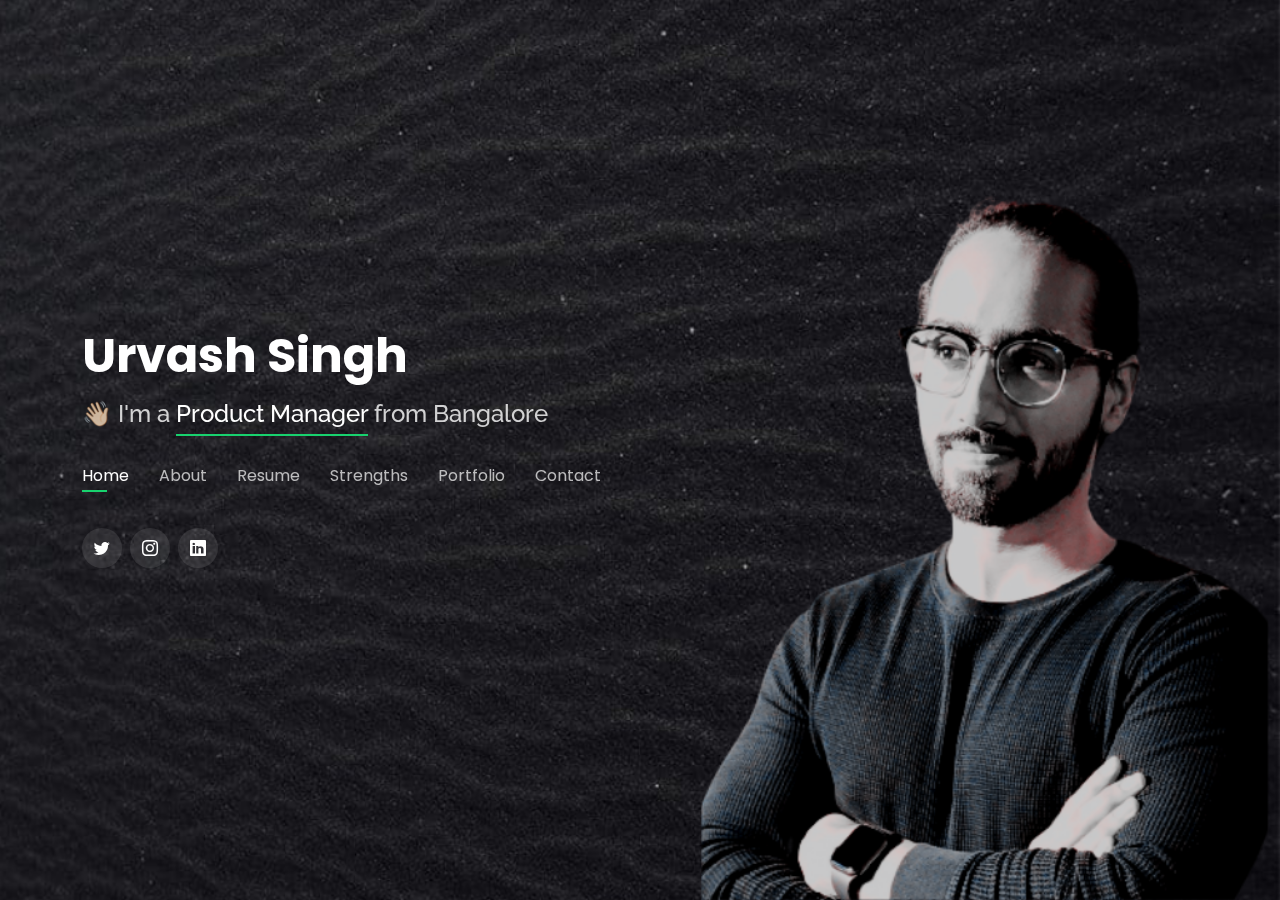
<file: index.html>
<!DOCTYPE html>
<html lang="en">

<head>
  <meta charset="utf-8">
  <meta content="width=device-width, initial-scale=1.0" name="viewport">

  <title>Urvash Singh</title>
  <meta content="" name="description">
  <meta content="" name="keywords">

  <!-- Google tag (gtag.js) -->
  <script async src="https://www.googletagmanager.com/gtag/js?id=UA-145160823-1"></script>
  <script>
    window.dataLayer = window.dataLayer || [];
    function gtag(){dataLayer.push(arguments);}
    gtag('js', new Date());

    gtag('config', 'UA-145160823-1');
  </script>


  <!-- Favicons -->
  <link href="assets/img/favicon.ico" rel="icon">
  <!-- <link href="assets/img/apple-touch-icon.png" rel="apple-touch-icon"> -->

  <!-- Google Fonts -->
  <link href="https://fonts.googleapis.com/css?family=Open+Sans:300,300i,400,400i,600,600i,700,700i|Raleway:300,300i,400,400i,500,500i,600,600i,700,700i|Poppins:300,300i,400,400i,500,500i,600,600i,700,700i" rel="stylesheet">

  <!-- Vendor CSS Files -->
  <link href="assets/vendor/bootstrap/css/bootstrap.min.css" rel="stylesheet">
  <link href="assets/vendor/bootstrap-icons/bootstrap-icons.css" rel="stylesheet">
  <link href="assets/vendor/boxicons/css/boxicons.min.css" rel="stylesheet">
  <link href="assets/vendor/glightbox/css/glightbox.min.css" rel="stylesheet">
  <link href="assets/vendor/remixicon/remixicon.css" rel="stylesheet">
  <link href="assets/vendor/swiper/swiper-bundle.min.css" rel="stylesheet">

  <!-- Template Main CSS File -->
  <link href="assets/css/style.css" rel="stylesheet">

  <!-- =======================================================
  * Template Name: Personal - v4.7.0
  * Template URL: https://bootstrapmade.com/personal-free-resume-bootstrap-template/
  * Author: BootstrapMade.com
  * License: https://bootstrapmade.com/license/
  ======================================================== -->
</head>

<body>

  <!-- ======= Header ======= -->
  <header id="header">
    <div class="container">

      <h1><a href="index.html">Urvash Singh</a></h1>
      <!-- Uncomment below if you prefer to use an image logo -->
      <!-- <a href="index.html" class="mr-auto"><img src="assets/img/logo.png" alt="" class="img-fluid"></a> -->
      <h2>👋🏻 I'm a <span>Product Manager</span> from Bangalore</h2>

      <nav id="navbar" class="navbar">
        <ul>
          <li><a class="nav-link active" href="#header">Home</a></li>
          <li><a class="nav-link" href="#about">About</a></li>
          <li><a class="nav-link" href="#resume">Resume</a></li>
          <li><a class="nav-link" href="#services">Strengths</a></li>
          <li><a class="nav-link" href="#portfolio">Portfolio</a></li>
          <li><a class="nav-link" href="#contact">Contact</a></li>
        </ul>
        <i class="bi bi-list mobile-nav-toggle"></i>
      </nav><!-- .navbar -->

      <div class="social-links">
        <a href="https://twitter.com/urvash10" class="twitter" target = "_blank"><i class="bi bi-twitter"></i></a>
        <a href="https://www.instagram.com/urvash7/" class="instagram" target = "_blank"><i class="bi bi-instagram" ></i></a>
        <a href="https://www.linkedin.com/in/urvash/" class="linkedin" target="_blank"><i class="bi bi-linkedin"></i></a>
      </div>

    </div>
  </header><!-- End Header -->

  <!-- ======= About Section ======= -->
  <section id="about" class="about">

    <!-- ======= About Me ======= -->
    <div class="about-me container">

      <div class="section-title">
        <h2>About</h2>
        <p>Learn more about me</p>
      </div>

      <div class="row">
        <div class="col-lg-4" data-aos="fade-right">
          <img src="assets/img/Intro.png" class="img-fluid" alt="">
        </div>
        <div class="col-lg-8 pt-4 pt-lg-0 content" data-aos="fade-left">
          <h3>Hey, thanks for dropping by! 👋🏻 </h3>
          <p class="fst-italic">
            I love building and scaling products. Contrary to the popular stereotype, developers and designers don't hate me. Probably.
          </p>
          <!-- <div class="row">
            <div class="col-lg-6">
              <ul>
                <li><i class="bi bi-chevron-right"></i> <strong>Birthday:</strong> <span>October 2nd</span></li>
                <li><i class="bi bi-chevron-right"></i> <strong>City:</strong> <span>Bangalore, India</span></li>
              </ul>
            </div>
            <div class="col-lg-6">
              <ul>
                <li><i class="bi bi-chevron-right"></i> <strong>Age:</strong> <span>26</span></li>
                <li><i class="bi bi-chevron-right"></i> <strong>Degree:</strong> <span>B.Tech in CSE</span></li>
              </ul>
            </div>
          </div> -->
          <p>
            My name is Urvash and I am a passionate product manager with just under 4 years of experience in the tech industry. I am currently working at Chingari, building the next generation of social media powered by Web3, and I am constantly amazed by the potential of decentralized technologies to transform the way we interact and operate online.
          </p>
          <p>
            In my free time, you can find me either on the sports field or in front of a screen gaming. I am an avid sports lover and occasional gamer, and I love the thrill of competition and the sense of community that both of these activities bring.
          </p>
          <p>
            In addition to my love for tech and sports, I am also deeply committed to building and fostering strong communities. As such, I decided to join <strong>The Product House</strong>, the largest web3 community in India, to organize events for like-minded people to come together, brainstorm ideas, and share their knowledge and experiences.
          </p>
          <p>
            Let’s make the world a better place together through the power of technology!
          </p>
        </div>
      </div>

    </div><!-- End About Me -->

    <!-- ======= Counts ======= -->
    <!-- <div class="counts container">

      <div class="row">

        <div class="col-lg-3 col-md-6">
          <div class="count-box">
            <i class="bi bi-emoji-smile"></i>
            <span data-purecounter-start="0" data-purecounter-end="232" data-purecounter-duration="1" class="purecounter"></span>
            <p>Happy Clients</p>
          </div>
        </div>

        <div class="col-lg-3 col-md-6 mt-5 mt-md-0">
          <div class="count-box">
            <i class="bi bi-journal-richtext"></i>
            <span data-purecounter-start="0" data-purecounter-end="521" data-purecounter-duration="1" class="purecounter"></span>
            <p>Projects</p>
          </div>
        </div>

        <div class="col-lg-3 col-md-6 mt-5 mt-lg-0">
          <div class="count-box">
            <i class="bi bi-headset"></i>
            <span data-purecounter-start="0" data-purecounter-end="1463" data-purecounter-duration="1" class="purecounter"></span>
            <p>Hours Of Support</p>
          </div>
        </div>

        <div class="col-lg-3 col-md-6 mt-5 mt-lg-0">
          <div class="count-box">
            <i class="bi bi-award"></i>
            <span data-purecounter-start="0" data-purecounter-end="5" data-purecounter-duration="1" class="purecounter"></span>
            <p>Recognitions</p>
          </div>
        </div>

      </div> -->

    </div><!-- End Counts -->

    <!-- ======= Skills  ======= -->
    <div class="skills container">

      <div class="section-title">
        <h2>Skills</h2>
      </div>

      <div class="row skills-content">

        <div class="col-lg-6">

          <div class="progress">
            <span class="skill">Product Roadmap <i class="val">100%</i></span>
            <div class="progress-bar-wrap">
              <div class="progress-bar" role="progressbar" aria-valuenow="100" aria-valuemin="0" aria-valuemax="100"></div>
            </div>
          </div>

          <div class="progress">
            <span class="skill">Product Strategy <i class="val">90%</i></span>
            <div class="progress-bar-wrap">
              <div class="progress-bar" role="progressbar" aria-valuenow="90" aria-valuemin="0" aria-valuemax="100"></div>
            </div>
          </div>

          <div class="progress">
            <span class="skill">Product Analytics <i class="val">80%</i></span>
            <div class="progress-bar-wrap">
              <div class="progress-bar" role="progressbar" aria-valuenow="80" aria-valuemin="0" aria-valuemax="100"></div>
            </div>
          </div>

        </div>

        <div class="col-lg-6">

          <div class="progress">
            <span class="skill">UX Design and Wireframing <i class="val">90%</i></span>
            <div class="progress-bar-wrap">
              <div class="progress-bar" role="progressbar" aria-valuenow="90" aria-valuemin="0" aria-valuemax="100"></div>
            </div>
          </div>

          <div class="progress">
            <span class="skill">Jira/Notion <i class="val">90%</i></span>
            <div class="progress-bar-wrap">
              <div class="progress-bar" role="progressbar" aria-valuenow="90" aria-valuemin="0" aria-valuemax="100"></div>
            </div>
          </div>

          <div class="progress">
            <span class="skill">GTM Strategy <i class="val">80%</i></span>
            <div class="progress-bar-wrap">
              <div class="progress-bar" role="progressbar" aria-valuenow="80" aria-valuemin="0" aria-valuemax="100"></div>
            </div>
          </div>

        </div>

      </div>

    </div><!-- End Skills -->

    <!-- ======= Tools ======= -->
    <div class="interests container">

      <div class="section-title">
        <h2>Tools</h2>
      </div>

      <div class="row">
        <div class="col-lg-3 col-md-4">
          <div class="icon-box">
            <i class="ri-calendar-check-line" style="color: #ffbb2c;"></i>
            <a href="https://www.notion.so/" target="_blank"><h3>Notion</h3></a>
          </div>
        </div>
        <div class="col-lg-3 col-md-4 mt-4 mt-md-0">
          <div class="icon-box">
            <i class="ri-ball-pen-fill" style="color: #5578ff;"></i>
            <a href="https://www.figma.com/" target="_blank"><h3>Figma</h3></a>
          </div>
        </div>
        <div class="col-lg-3 col-md-4 mt-4 mt-md-0">
          <div class="icon-box">
            <i class="ri-google-line" style="color: #e80368;"></i>
            <a href="https://analytics.google.com/analytics/web/" target="_blank"><h3>Google Analytics</h3></a>
          </div>
        </div>
        <div class="col-lg-3 col-md-4 mt-4 mt-lg-0">
          <div class="icon-box">
            <i class="ri-google-line" style="color: #e361ff;"></i>
            <a href="https://workspace.google.com/intl/en_in/" target="_blank"><h3>Google Workspace</h3></a>
          </div>
        </div>
        <div class="col-lg-3 col-md-4 mt-4">
          <div class="icon-box">
            <i class="ri-calendar-check-line" style="color: #47aeff;"></i>
            <a href="https://www.atlassian.com/software/jira" target="_blank"><h3>Jira</h3></a>
          </div>
        </div>
        <div class="col-lg-3 col-md-4 mt-4">
          <div class="icon-box">
            <i class="ri-ball-pen-fill" style="color: #ffa76e;"></i>
            <a href="https://balsamiq.com/" target="_blank"><h3>Balsamiq</h3></a>
          </div>
        </div>
        <div class="col-lg-3 col-md-4 mt-4">
          <div class="icon-box">
            <i class="ri-bar-chart-box-line" style="color: #11dbcf;"></i>
            <a href="https://mixpanel.com/" target="_blank"><h3>Mixpanel</h3></a>
          </div>
        </div>
        <div class="col-lg-3 col-md-4 mt-4">
          <div class="icon-box">
            <i class="ri-microsoft-fill" style="color: #4233ff;"></i>
            <a href="https://www.microsoft.com/en-us/microsoft-365/products-apps-services" target="_blank"><h3>Microsoft Office Suite</h3></a>
          </div>
        </div>
        <div class="col-lg-3 col-md-4 mt-4">
          <div class="icon-box">
            <i class="ri-calendar-check-line" style="color: #b2904f;"></i>
            <a href="https://monday.com/" target="_blank"><h3>Monday.com</h3></a>
          </div>
        </div>
        <div class="col-lg-3 col-md-4 mt-4">
          <div class="icon-box">
            <i class="ri-ball-pen-fill" style="color: #b20969;"></i>
            <a href="https://miro.com/" target="_blank"><h3>Miro</h3></a>
          </div>
        </div>
        <div class="col-lg-3 col-md-4 mt-4">
          <div class="icon-box">
            <i class="ri-bar-chart-box-line" style="color: #ff5828;"></i>
            <a href="https://clevertap.com/" target="_blank"><h3>Clevertap</h3></a>
          </div>
        </div>
        <div class="col-lg-3 col-md-4 mt-4">
          <div class="icon-box">
            <i class="ri-file-list-3-line" style="color: #29cc61;"></i>
            <a href="https://coda.io/" target="_blank"><h3>Coda</h3></a>
          </div>
        </div>
        <div class="col-lg-3 col-md-4 mt-4">
          <div class="icon-box">
            <i class="ri-database-2-line" style="color: #29cc61;"></i>
            <a href="https://www.airtable.com/" target="_blank"><h3>Airtable</h3></a>
          </div>
        </div>
        <div class="col-lg-3 col-md-4 mt-4">
          <div class="icon-box">
            <i class="ri-ball-pen-fill" style="color: #29cc61;"></i>
            <a href="https://www.canva.com/" target="_blank"><h3>Canva</h3></a>
          </div>
        </div>
        <div class="col-lg-3 col-md-4 mt-4">
          <div class="icon-box">
            <i class="ri-code-box-fill" style="color: #29cc61;"></i>
            <a href="https://www.postman.com/" target="_blank"><h3>Postman</h3></a>
          </div>
        </div>
        <div class="col-lg-3 col-md-4 mt-4">
          <div class="icon-box">
            <i class="ri-keynote-fill" style="color: #e80368;"></i>
            <a href="https://prezi.com/" target="_blank"><h3>Prezi</h3></a>
          </div>
        </div>
        <div class="col-lg-3 col-md-4 mt-4">
          <div class="icon-box">
            <i class="ri-code-box-fill" style="color: #e80368;"></i>
            <a href="https://code.visualstudio.com/" target="_blank"><h3>Visual Studio Code</h3></a>
          </div>
        </div>
        <div class="col-lg-3 col-md-4 mt-4">
          <div class="icon-box">
            <i class="ri-chat-3-line" style="color: #47aeff;"></i>
            <a href="https://slack.com/" target="_blank"><h3>Slack</h3></a>
          </div>
        </div>
        <div class="col-lg-3 col-md-4 mt-4">
          <div class="icon-box">
            <i class="ri-questionnaire-fill" style="color: #5578ff;"></i>
            <a href="https://www.surveymonkey.com/" target="_blank"><h3>Surveymonkey</h3></a>
          </div>
        </div>
        <div class="col-lg-3 col-md-4 mt-4">
          <div class="icon-box">
            <i class="ri-test-tube-fill" style="color: #ffa76e;"></i>
            <a href="https://www.optimizely.com/" target="_blank"><h3>Optimizely</h3></a>
          </div>
        </div>
      </div>

    </div><!-- End Tools -->

    <!-- ======= Testimonials ======= -->
    <div class="testimonials container">

      <div class="section-title">
        <h2>Testimonials</h2>
      </div>

      <div class="testimonials-slider swiper" data-aos="fade-up" data-aos-delay="100">
        <div class="swiper-wrapper">

          <div class="swiper-slide">
            <div class="testimonial-item">
              <p>
                <i class="bx bxs-quote-alt-left quote-icon-left"></i>
                Urvash is a prescient technologist with a true futurist mindset. As a results-driven collaborator, it was a pleasure having him on the team. His relentless and ambitious feature development work was a key driver to our roadmap execution, consistently embedding the product vision into his solutions' DNA.
                <i class="bx bxs-quote-alt-right quote-icon-right"></i>
              </p>
              <img src="assets/img/testimonials/jamison.jpeg" class="testimonial-img" alt="">
              <h3>Jamison Benson</h3>
              <h4>Director of Product, OSG</h4>
            </div>
          </div><!-- End testimonial item -->
          
          <div class="swiper-slide">
            <div class="testimonial-item">
              <p>
                <i class="bx bxs-quote-alt-left quote-icon-left"></i>
                Urvash was an invaluable asset for Frontier and played a pivot role in developing Frontier's Wallet extension. I found him to be extremely proactive, a great problem solver, and a go getter. His ability to identify and prioritize key features and improvements was nothing short of impressive. In addition to his technical expertise and professional acumen, Urvash is an absolute pleasure to work with on a personal level.
                <i class="bx bxs-quote-alt-right quote-icon-right"></i>
              </p>
              <img src="assets/img/testimonials/Megha.JPG" class="testimonial-img" alt="">
              <h3>Megha Hemdev</h3>
              <h4>VP - Bison Fund</h4>
            </div>
          </div><!-- End testimonial item -->

          <div class="swiper-slide">
            <div class="testimonial-item">
              <p>
                <i class="bx bxs-quote-alt-left quote-icon-left"></i>
                I worked with Urvash for about 3 years and he was instrumental in the execution of our product marketing efforts - defining key features and product USPs, communicating feature releases well ahead of schedule, and helping out with product demos for potential customers.
                <i class="bx bxs-quote-alt-right quote-icon-right"></i>
              </p>
              <img src="assets/img/testimonials/avi.jpeg" class="testimonial-img" alt="">
              <h3>Avinaash Premanand</h3>
              <h4>Senior Associate, Marketing</h4>
            </div>
          </div><!-- End testimonial item -->

          <div class="swiper-slide">
            <div class="testimonial-item">
              <p>
                <i class="bx bxs-quote-alt-left quote-icon-left"></i>
                Urvash and I worked on the same agile pod at OSG. He was always articulate about the how and why of product feature requests that were put forth as part of our development cycle. It was a real pleasure working with him and I hope we get a chance to work again together.
                <i class="bx bxs-quote-alt-right quote-icon-right"></i>
              </p>
              <img src="assets/img/testimonials/D.jpeg" class="testimonial-img" alt="">
              <h3>Drishti Chandrakar</h3>
              <h4>Senior Software Engineer, Smiths Detection</h4>
            </div>
          </div><!-- End testimonial item -->

          <!-- <div class="swiper-slide">
            <div class="testimonial-item">
              <p>
                <i class="bx bxs-quote-alt-left quote-icon-left"></i>
                Fugiat enim eram quae cillum dolore dolor amet nulla culpa multos export minim fugiat minim velit minim dolor enim duis veniam ipsum anim magna sunt elit fore quem dolore labore illum veniam.
                <i class="bx bxs-quote-alt-right quote-icon-right"></i>
              </p>
              <img src="assets/img/testimonials/testimonials-4.jpg" class="testimonial-img" alt="">
              <h3>Matt Brandon</h3>
              <h4>Freelancer</h4>
            </div>
          </div> -->

          <!-- <div class="swiper-slide">
            <div class="testimonial-item">
              <p>
                <i class="bx bxs-quote-alt-left quote-icon-left"></i>
                Quis quorum aliqua sint quem legam fore sunt eram irure aliqua veniam tempor noster veniam enim culpa labore duis sunt culpa nulla illum cillum fugiat legam esse veniam culpa fore nisi cillum quid.
                <i class="bx bxs-quote-alt-right quote-icon-right"></i>
              </p>
              <img src="assets/img/testimonials/testimonials-5.jpg" class="testimonial-img" alt="">
              <h3>John Larson</h3>
              <h4>Entrepreneur</h4>
            </div>
          </div> -->

        </div>
        <div class="swiper-pagination"></div>
      </div>

      <div class="owl-carousel testimonials-carousel">

      </div>

    </div><!-- End Testimonials  -->

  </section><!-- End About Section -->

  <!-- ======= Resume Section ======= -->
  <section id="resume" class="resume">
    <div class="container">

      <div class="section-title">
        <h2>Resume</h2>
        <p>Check My Resume</p>
      </div>

      <div class="row">
        <div class="col-lg-6">
          <h3 class="resume-title">Summary</h3>
          <div class="resume-item pb-0">
            <h4>Urvash Singh</h4>
            <p><em>Proactive product manager with 4 years and 7 months of experience in leading cross-functional teams to deliver successful products. I have a strong background in product development, market research, and data analysis, which I use to identify customer needs and create product roadmaps that drive growth. I’m a results-driven individual who is able to balance the needs of the business with those of the customer, and consistently deliver products that meet or exceed expectations. I have a track record of shipping products that have clocked in 1 million+ DAUs while simultaneously balancing company budget and overall revenue growth of 20-25%.</em></p>
            <p>
            <ul>
              <li>Bangalore, India</li>
              <li>contact@urvashsingh.com</li>
            </ul>
            </p>
          </div>

          <h3 class="resume-title">Education</h3>
          <div class="resume-item">
            <h4>Bachelors in Computer Science Engineering</h4>
            <h5>2015 - 2019</h5>
            <p><em>Ramaiah Institute of Technology, Bangalore, IN</em></p>
            <p>CGPA - 8.6</p>
          </div>

          <div class="resume-item">
            <h4>All India Senior School Certificate Examination</h4>
            <h5>2012 - 2014</h5>
            <p><em>Delhi Public School, Navi Mumbai, MH</em></p>
            <p>Final Grade - 90%</p>
          </div>
          
          <h3 class="resume-title">Accomplishments</h3>
          <div class="resume-item">
            <h4>Achievements and Publications</h4>
            <p>
              <ul>
                <li>Became a part of <strong><a href="https://twitter.com/0xTPH" target="_blank">The Product House</a></strong> team to organize multiple events, including the notable #BrunchwithBuildooors series - a Web3 networking event for founders and builders on the road to EthIndia 2022.</li>
                <li>Successfully completed the Insurjo'22 Product Management bootcamp organized by <strong><a href="https://twitter.com/TheProductfolks" target="_blank">The Product Folks</a></strong></li>
                <li>Published a research paper titled <strong><a href="https://www.ijitee.org/wp-content/uploads/papers/v8i6s4/F10200486S419.pdf" target="_blank">Suicidal Inquiry of Depressed Individuals using LSTM and Convolutional Neural Networks</a></strong></li>
                <li>Successfully completed the Virtual Business Professional Online Simulation offered by the Drucker School of Management.</li>
                <li>Received a recognition of excellence in performance for Q1 2019 and Q2 2020.</li>
                <li>Successfully completed the Product Management course from the Great Learning academy.</li>
                <li>Led the Talent Survey Task Force, a team of individuals appointed to improve the overall work experience in Optimal Strategix Group.</li>
              </ul>
            </p>
          </div>
        </div>
        <div class="col-lg-6">
          <h3 class="resume-title">Professional Experience</h3>
          <div class="resume-item">
            <h4>Product Manager</h4>
            <h5>Jun 2023 - Present</h5>
            <p><em>Chingari, Bangalore, KA </em></p>
            <p>
              <ul>
                <li>Spearheaded the transformation of the GARI wallet into a multichain wallet, laying the foundation for future compatibility with Solana, Aptos, KAVA, and additional blockchains.</li>
                <li>Devised a new payment flow, utilizing GARI for backend processing and UPI for user interface, to purchase in-app currency (Diamonds) in Chingari, forecasted to boost revenue from Diamonds by 20%.</li>
              </ul>
            </p>
          </div>
          <div class="resume-item">
            <h4>Product Manager</h4>
            <h5>May 2022 - May 2023</h5>
            <p><em>Frontier, Bangalore, KA </em></p>
            <p>
            <ul>
              <li>Created the roadmap for the Frontier Wallet Browser Extension, completing development in 6 months, and optimized integrations through analysis of data sources and API documentation, reducing development time and effort.</li>
              <li>Orchestrated the go-to-market strategy, securing over 5000 early registrations in 6 days, and coordinated the smooth launch across various browser web stores.</li>
              <li>Maintained regular engagement with active and potential customers to comprehend their needs, preferences, and challenges, fostering product alignment.</li>
              <li>Established KPIs for user acquisition, engagement, and retention, implementing continuous measurement and refinement to optimize results.</li>
            </ul>
            </p>
          </div>
          <div class="resume-item">
            <h4>Associate Product Manager</h4>
            <h5>Jan 2019 - May 2022</h5>
            <p><em>Optimal Strategix Group, Bangalore, KA</em></p>
            <p>
            <ul>
              <li>Took charge of 2 SaaS products, working through the entire Product Development Life Cycle (PDLC) from ideation to delivery, leading to 7% corporate revenue growth.</li>
              <li>Collaborated with cross-functional teams to ensure product delivery and designed detailed Product Requirement Documents, including release phases, user persona flows, and acceptance criteria.</li>
              <li>Analyzed business requirements to provide end-to-end solutions for client Market Research projects, boosting revenue by 15%.</li>
              <li>Engaged in Software Development Life Cycle (SDLC), developing use cases and detailed story breakdowns, and designing use case diagrams, sequence diagrams, user story maps, and flowcharts for Product Requirement Documents (PRDs).</li>
              <li>Improved commitment-completion ratio in development from 1.57 to 1.13 on Jira for effective sprint development.</li>
            </ul>
            </p>
          </div>
        </div>
      </div>

    </div>
  </section><!-- End Resume Section -->

  <!-- ======= Services Section ======= -->
  <section id="services" class="services">
    <div class="container">

      <div class="section-title">
        <h2>Strengths</h2>
        <p>My Strengths</p>
      </div>

      <div class="row">
        <div class="col-lg-4 col-md-6 d-flex align-items-stretch">
          <div class="icon-box">
            <div class="icon"><i class="bx bxl-dribbble"></i></div>
            <h4>Ideation</h4>
            <p>Speaking to users and understanding their pain-points, analyzing market needs, and drafting solutions to ensure that the product is always one step ahead of its competition.</p>
          </div>
        </div>

        <div class="col-lg-4 col-md-6 d-flex align-items-stretch mt-4 mt-md-0">
          <div class="icon-box">
            <div class="icon"><i class="bx bx-file"></i></div>
            <h4>Wireframing</h4>
            <p>Designing Low-Fidelity and High-Fidelity wireframes to assist designers and to visually represent product ideas and user flows to developers as well as other stakeholders.</p>
          </div>
        </div>

        <div class="col-lg-4 col-md-6 d-flex align-items-stretch mt-4 mt-lg-0">
          <div class="icon-box">
            <div class="icon"><i class="bx bx-tachometer"></i></div>
            <h4>Product Roadmapping</h4>
            <p>Defining a clear Product Roadmap with demarcation of different release phases and constantly improving the roadmap on the fly based on feedback from users and market sentiment.</p>
          </div>
        </div>

        <div class="col-lg-4 col-md-6 d-flex align-items-stretch mt-4">
          <div class="icon-box">
            <div class="icon"><i class="bx bx-world"></i></div>
            <h4>Stakeholder Management</h4>
            <p>Managing the expectations of internal stakeholders (senior management) as well as external stakeholders (investors, agencies) to ensure that everyone works together for the success of the product.</p>
          </div>
        </div>

        <div class="col-lg-4 col-md-6 d-flex align-items-stretch mt-4">
          <div class="icon-box">
            <div class="icon"><i class="bx bx-slideshow"></i></div>
            <h4>Product Analytics</h4>
            <p>Constantly analyzing the North Star Metric, primary metrics, and secondary metrics to further optimize all the stages of the pirate funnel - Acquisition, Activation, Retention, Referral, and Revenue.</p>
          </div>
        </div>

        <div class="col-lg-4 col-md-6 d-flex align-items-stretch mt-4">
          <div class="icon-box">
            <div class="icon"><i class="bx bx-arch"></i></div>
            <h4>Product Market Fit</h4>
            <p>Conducting extensive market research, both quantitative (surveys) and qualitative (user interviews) and constantly iterating to build a product that customers actually want to use and are willing to pay for.</p>
          </div>
        </div>

      </div>

    </div>
  </section><!-- End Services Section -->

  <!-- ======= Portfolio Section ======= -->
  <section id="portfolio" class="portfolio">
    <div class="container">

      <div class="section-title">
        <h2>Portfolio</h2>
        <p>My Work</p>
      </div>

      <div class="row">
        <div class="col-lg-12 d-flex justify-content-center">
          <ul id="portfolio-flters">
            <li data-filter="*" class="filter-active">All</li>
            <li data-filter=".filter-product">Products</li>
            <li data-filter=".filter-teardown">Teardowns</li>
            <li data-filter=".filter-cs">Case studies</li>
            <li data-filter=".filter-certificate">Certificates</li>
          </ul>
        </div>
      </div>

      <div class="row portfolio-container">

        <div class="col-lg-4 col-md-6 portfolio-item filter-product">
          <div class="portfolio-wrap">
            <img src="assets/img/portfolio/Frontier_extension.png" class="img-fluid" alt="">
            <div class="portfolio-info">
              <h4>Frontier Web Extension</h4>
              <p>Product</p>
              <div class="portfolio-links">
                <a href="assets/img/portfolio/Frontier_extension.png" data-gallery="portfolioGallery" class="portfolio-lightbox" title="Frontier Web Extension"><i class="bx bx-plus"></i></a>
                <a href="Frontier wallet extension_expanded.html" data-gallery="portfolioDetailsGallery" data-glightbox="type: external" class="portfolio-details-lightbox" title="Portfolio Details"><i class="bx bx-link"></i></a>
              </div>
            </div>
          </div>
        </div>

        <div class="col-lg-4 col-md-6 portfolio-item filter-product">
          <div class="portfolio-wrap">
            <img src="assets/img/portfolio/Bundle.png" class="img-fluid" alt="">
            <div class="portfolio-info">
              <h4>Frontier Bundle</h4>
              <p>Product</p>
              <div class="portfolio-links">
                <a href="assets/img/portfolio/Bundle.png" data-gallery="portfolioGallery" class="portfolio-lightbox" title="Frontier Bundle"><i class="bx bx-plus"></i></a>
                <a href="Frontier bundle_expanded.html" data-gallery="portfolioDetailsGallery" data-glightbox="type: external" class="portfolio-details-lightbox" title="Portfolio Details"><i class="bx bx-link"></i></a>
              </div>
            </div>
          </div>
        </div>

        <div class="col-lg-4 col-md-6 portfolio-item filter-product">
          <div class="portfolio-wrap">
            <img src="assets/img/portfolio/PxidaX.png" class="img-fluid" alt="">
            <div class="portfolio-info">
              <h4>PxidaX</h4>
              <p>Product</p>
              <div class="portfolio-links">
                <a href="assets/img/portfolio/PxidaX.png" data-gallery="portfolioGallery" class="portfolio-lightbox" title="PxidaX"><i class="bx bx-plus"></i></a>
                <a href="PxidaX_expanded.html" data-gallery="portfolioDetailsGallery" data-glightbox="type: external" class="portfolio-details-lightbox" title="Portfolio Details"><i class="bx bx-link"></i></a>
              </div>
            </div>
          </div>
        </div>

        <div class="col-lg-4 col-md-6 portfolio-item filter-cs">
          <div class="portfolio-wrap">
            <img src="assets/img/portfolio/dunzo2.png" class="img-fluid" alt="">
            <div class="portfolio-info">
              <h4>Increase AOV for Dunzo</h4>
              <p>Case Study</p>
              <div class="portfolio-links">
                <a href="assets/img/portfolio/dunzo2.png" data-gallery="portfolioGallery" class="portfolio-lightbox" title="Case Study - Dunzo"><i class="bx bx-plus"></i></a>
                <a href="Dunzo_expanded.html" data-gallery="portfolioDetailsGallery" data-glightbox="type: external" class="portfolio-details-lightbox" title="Portfolio Details"><i class="bx bx-link"></i></a>
              </div>
            </div>
          </div>
        </div>

        <div class="col-lg-4 col-md-6 portfolio-item filter-cs">
          <div class="portfolio-wrap">
            <img src="assets/img/portfolio/jupitercs.png" class="img-fluid" alt="">
            <div class="portfolio-info">
              <h4>Neobank Gamification</h4>
              <p>Case Study</p>
              <div class="portfolio-links">
                <a href="assets/img/portfolio/jupitercs.png" data-gallery="portfolioGallery" class="portfolio-lightbox" title="Case Study - Jupiter"><i class="bx bx-plus"></i></a>
                <a href="Jupiter_expanded.html" data-gallery="portfolioDetailsGallery" data-glightbox="type: external" class="portfolio-details-lightbox" title="Portfolio Details"><i class="bx bx-link"></i></a>
              </div>
            </div>
          </div>
        </div>

        <div class="col-lg-4 col-md-6 portfolio-item filter-teardown">
          <div class="portfolio-wrap">
            <img src="assets/img/portfolio/mudrext2.png" class="img-fluid" alt="">
            <div class="portfolio-info">
              <h4>Mudrex Coinsets</h4>
              <p>Product Teardown</p>
              <div class="portfolio-links">
                <a href="assets/img/portfolio/mudrext2.png" data-gallery="portfolioGallery" class="portfolio-lightbox" title="Product Teardown - Mudrex"><i class="bx bx-plus"></i></a>
                <a href="Mudrex_expanded.html" data-gallery="portfolioDetailsGallery" data-glightbox="type: external" class="portfolio-details-lightbox" title="Portfolio Details"><i class="bx bx-link"></i></a>
              </div>
            </div>
          </div>
        </div>

        <div class="col-lg-4 col-md-6 portfolio-item filter-cs">
          <div class="portfolio-wrap">
            <img src="assets/img/portfolio/fampay2.png" class="img-fluid" alt="">
            <div class="portfolio-info">
              <h4>Payments for Teenagers</h4>
              <p>Case Study</p>
              <div class="portfolio-links">
                <a href="assets/img/portfolio/fampay2.png" data-gallery="portfolioGallery" class="portfolio-lightbox" title="Case Study - Fampay"><i class="bx bx-plus"></i></a>
                <a href="Fampay_expanded.html" data-gallery="portfolioDetailsGallery" data-glightbox="type: external" class="portfolio-details-lightbox" title="Portfolio Details"><i class="bx bx-link"></i></a>
              </div>
            </div>
          </div>
        </div>
        
        <div class="col-lg-4 col-md-6 portfolio-item filter-certificate">
          <div class="portfolio-wrap">
            <img src="assets/img/portfolio/Drucker.png" class="img-fluid" alt="">
            <div class="portfolio-info">
              <h4>VB Corps</h4>
              <p>Certificate</p>
              <div class="portfolio-links">
                <a href="assets/img/portfolio/Drucker.png" data-gallery="portfolioGallery" class="portfolio-lightbox" title="Virtual Business Professional Online Simulation Certificate"><i class="bx bx-plus"></i></a>
                <a href="VBcorps_expanded.html" data-gallery="portfolioDetailsGallery" data-glightbox="type: external" class="portfolio-details-lightbox" title="Portfolio Details"><i class="bx bx-link"></i></a>
              </div>
            </div>
          </div>
        </div>

        <div class="col-lg-4 col-md-6 portfolio-item filter-certificate">
          <div class="portfolio-wrap">
            <img src="assets/img/portfolio/GL.png" class="img-fluid" alt="">
            <div class="portfolio-info">
              <h4>Product Management</h4>
              <p>Certificate</p>
              <div class="portfolio-links">
                <a href="assets/img/portfolio/GL.png" data-gallery="portfolioGallery" class="portfolio-lightbox" title="Product Management - Great Learning Certificate"><i class="bx bx-plus"></i></a>
                <a href="GL_expanded.html" data-gallery="portfolioDetailsGallery" data-glightbox="type: external" class="portfolio-details-lightbox" title="Portfolio Details"><i class="bx bx-link"></i></a>
              </div>
            </div>
          </div>
        </div>

        <div class="col-lg-4 col-md-6 portfolio-item filter-certificate">
          <div class="portfolio-wrap">
            <img src="assets/img/portfolio/tpf.png" class="img-fluid" alt="">
            <div class="portfolio-info">
              <h4>Insurjo '22 - The Product Folks</h4>
              <p>Certificate</p>
              <div class="portfolio-links">
                <a href="assets/img/portfolio/tpf.png" data-gallery="portfolioGallery" class="portfolio-lightbox" title="Insurjo '22 - The Product Folks"><i class="bx bx-plus"></i></a>
                <a href="TPF.html" data-gallery="portfolioDetailsGallery" data-glightbox="type: external" class="portfolio-details-lightbox" title="Portfolio Details"><i class="bx bx-link"></i></a>
              </div>
            </div>
          </div>
        </div>
        
        <div class="col-lg-4 col-md-6 portfolio-item filter-certificate">
          <div class="portfolio-wrap">
            <img src="assets/img/portfolio/Pendo.png" class="img-fluid" alt="">
            <div class="portfolio-info">
              <h4>Product Analytics - Pendo</h4>
              <p>Certificate</p>
              <div class="portfolio-links">
                <a href="assets/img/portfolio/Pendo.png" data-gallery="portfolioGallery" class="portfolio-lightbox" title="Product Analytics - Pendo"><i class="bx bx-plus"></i></a>
                <a href="Pendo.html" data-gallery="portfolioDetailsGallery" data-glightbox="type: external" class="portfolio-details-lightbox" title="Portfolio Details"><i class="bx bx-link"></i></a>
              </div>
            </div>
          </div>
        </div>

        <!-- <div class="col-lg-4 col-md-6 portfolio-item filter-certificate">
          <div class="portfolio-wrap">
            <img src="assets/img/portfolio/Virtual Business Professional Online Simulation.png" class="img-fluid" alt="">
            <div class="portfolio-info">
              <h4>Card 3</h4>
              <p>Card</p>
              <div class="portfolio-links">
                <a href="assets/img/portfolio/Virtual Business Professional Online Simulation.png" data-gallery="portfolioGallery" class="portfolio-lightbox" title="VB Corps"><i class="bx bx-plus"></i></a>
                <a href="portfolio-details.html" data-gallery="portfolioDetailsGallery" data-glightbox="type: external" class="portfolio-details-lightbox" title="Portfolio Details"><i class="bx bx-link"></i></a>
              </div>
            </div>
          </div>
        </div> -->

      </div>

    </div>
  </section><!-- End Portfolio Section -->

  <!-- ======= Contact Section ======= -->
  <section id="contact" class="contact">
    <div class="container">

      <div class="section-title">
        <h2>Contact</h2>
        <p>Contact Me</p>
      </div>

      <div class="row mt-2">

        <div class="col-md-6 d-flex align-items-stretch">
          <div class="info-box">
            <i class="bx bx-map"></i>
            <h3>City</h3>
            <p>Bangalore, India</p>
          </div>
        </div>

        <div class="col-md-6 mt-4 mt-md-0 d-flex align-items-stretch">
          <div class="info-box">
            <i class="bx bx-share-alt"></i>
            <h3>Social Profiles</h3>
            <div class="social-links">
              <a href="https://twitter.com/urvash10" class="twitter" target="_blank"><i class="bi bi-twitter"></i></a>
              <a href="https://www.instagram.com/urvash7/" class="instagram" target="_blank"><i class="bi bi-instagram"></i></a>
              <a href="https://www.linkedin.com/in/urvash/" class="linkedin" target="_blank"><i class="bi bi-linkedin"></i></a>
            </div>
          </div>
        </div>

        <div class="col-md-6 mt-4 d-flex align-items-stretch">
          <div class="info-box">
            <i class="bx bx-envelope"></i>
            <h3>Email Me</h3>
            <p>contact@urvashsingh.com</p>
          </div>
        </div>
        <div class="col-md-6 mt-4 d-flex align-items-stretch">
          <div class="info-box">
            <i class="bx bx-phone-call"></i>
            <h3>Topmate</h3>
            <p><a href = "https://topmate.io/urvash_singh" target="_blank">Book a consultation</a></p>
          </div>
        </div>
      </div>

      <!-- Contact form -->
      <form action="https://formsubmit.co/e264cd4c144aff55172c1192ebb1b76b" method="POST" class="php-email-form mt-4">
        <div class="row">
          <!-- honeypot -->
          <input type="text" name="_honey" style="display: none;">

          <!-- Disable Captcha -->
          <input type="hidden" name= "_captcha" value="false">
          <div class="col-md-6 form-group">
            <input type="text" name="name" class="form-control" id="name" placeholder="Your Name" required>
          </div>
          <div class="col-md-6 form-group mt-3 mt-md-0">
            <input type="email" class="form-control" name="email" id="email" placeholder="Your Email" required>
          </div>
        </div>
        <div class="form-group mt-3">
          <input type="text" class="form-control" name="subject" id="subject" placeholder="Subject" required>
        </div>
        <div class="form-group mt-3">
          <textarea class="form-control" name="message" rows="5" placeholder="Message" required></textarea>
        </div>
        <div class="my-3">
          <div class="loading">Loading</div>
          <div class="error-message"></div>
          <div class="sent-message">Your message has been sent. Thank you!</div>
        </div>
        <div class="text-center"><button type="submit">Send Message</button></div>
      </form>

    </div>
  </section><!-- End Contact Section -->
  

  <div class="credits">
    <!-- All the links in the footer should remain intact. -->
    <!-- You can delete the links only if you purchased the pro version. -->
    <!-- Licensing information: https://bootstrapmade.com/license/ -->
    <!-- Purchase the pro version with working PHP/AJAX contact form: https://bootstrapmade.com/personal-free-resume-bootstrap-template/ -->
    <!-- Designed by <a href="https://bootstrapmade.com/">BootstrapMade</a> -->
  </div>

  <!-- Vendor JS Files -->
  <script src="assets/vendor/purecounter/purecounter.js"></script>
  <script src="assets/vendor/bootstrap/js/bootstrap.bundle.min.js"></script>
  <script src="assets/vendor/glightbox/js/glightbox.min.js"></script>
  <script src="assets/vendor/isotope-layout/isotope.pkgd.min.js"></script>
  <script src="assets/vendor/swiper/swiper-bundle.min.js"></script>
  <script src="assets/vendor/waypoints/noframework.waypoints.js"></script>
  <script src="assets/vendor/php-email-form/validate.js"></script>

  <!-- Template Main JS File -->
  <script src="assets/js/main.js"></script>

</body>

</html>
</file>
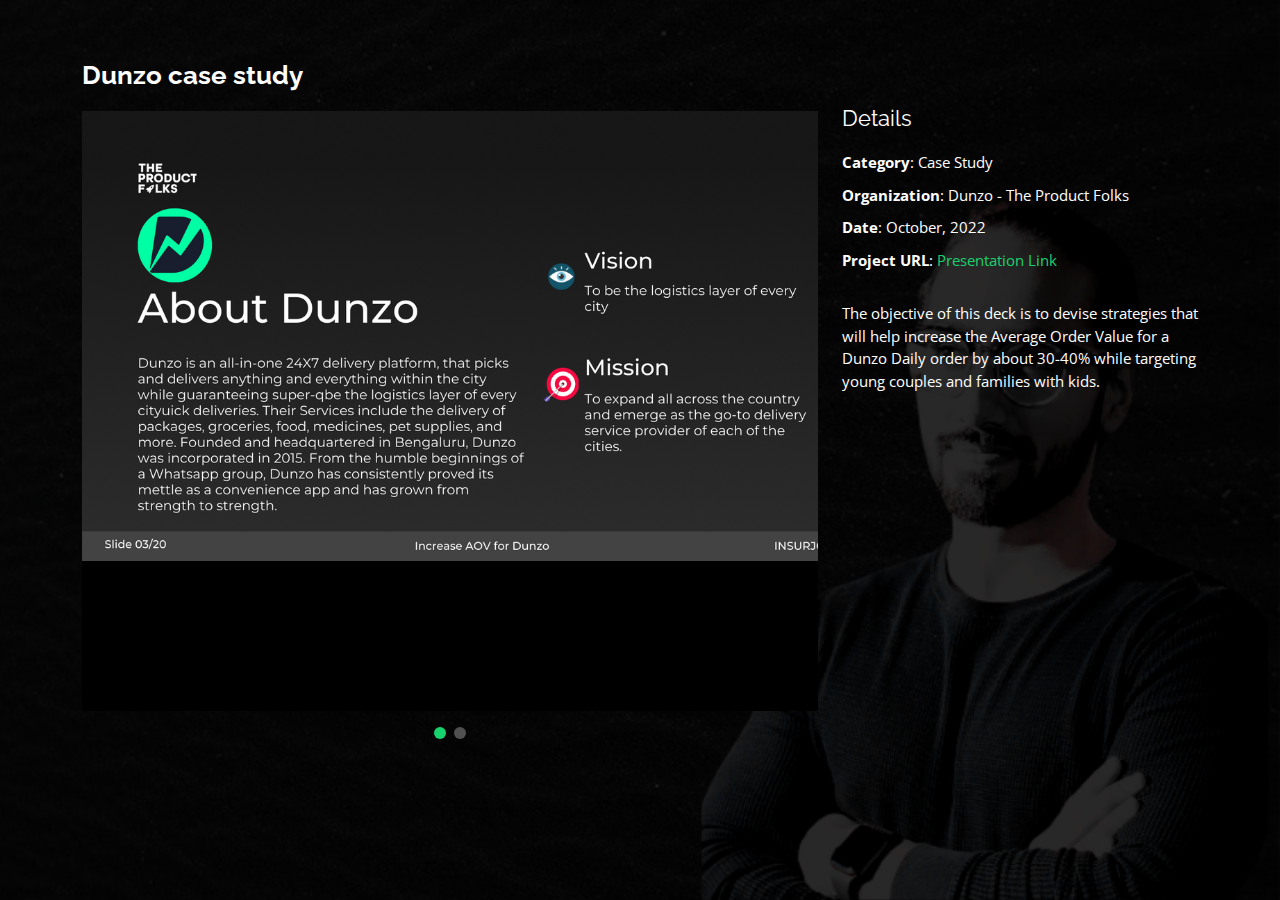
<file: Dunzo_expanded.html>
<!DOCTYPE html>
<html lang="en">

<head>
  <meta charset="utf-8">
  <meta content="width=device-width, initial-scale=1.0" name="viewport">

  <title>Dunzo expanded view</title>
  <meta content="" name="description">
  <meta content="" name="keywords">

  <!-- Favicons -->
  <link href="assets/img/favicon.png" rel="icon">
  <link href="assets/img/apple-touch-icon.png" rel="apple-touch-icon">

  <!-- Google Fonts -->
  <link href="https://fonts.googleapis.com/css?family=Open+Sans:300,300i,400,400i,600,600i,700,700i|Raleway:300,300i,400,400i,500,500i,600,600i,700,700i|Poppins:300,300i,400,400i,500,500i,600,600i,700,700i" rel="stylesheet">

  <!-- Vendor CSS Files -->
  <link href="assets/vendor/bootstrap/css/bootstrap.min.css" rel="stylesheet">
  <link href="assets/vendor/bootstrap-icons/bootstrap-icons.css" rel="stylesheet">
  <link href="assets/vendor/boxicons/css/boxicons.min.css" rel="stylesheet">
  <link href="assets/vendor/glightbox/css/glightbox.min.css" rel="stylesheet">
  <link href="assets/vendor/remixicon/remixicon.css" rel="stylesheet">
  <link href="assets/vendor/swiper/swiper-bundle.min.css" rel="stylesheet">

  <!-- Template Main CSS File -->
  <link href="assets/css/style.css" rel="stylesheet">

  <!-- =======================================================
  * Template Name: Personal - v4.7.0
  * Template URL: https://bootstrapmade.com/personal-free-resume-bootstrap-template/
  * Author: BootstrapMade.com
  * License: https://bootstrapmade.com/license/
  ======================================================== -->
</head>

<body>

  <main id="main">

    <!-- ======= Portfolio Details ======= -->
    <div id="portfolio-details" class="portfolio-details">
      <div class="container">

        <div class="row">

          <div class="col-lg-8">
            <h2 class="portfolio-title">Dunzo case study</h2>

            <div class="portfolio-details-slider swiper">
              <div class="swiper-wrapper align-items-center">

                <div class="swiper-slide">
                  <img src="assets/img/portfolio/DC1.png" alt="">
                </div>

                <div class="swiper-slide">
                  <img src="assets/img/portfolio/DC2.png" alt="">
                </div>

              </div>
              <div class="swiper-pagination"></div>
            </div>

          </div>

          <div class="col-lg-4 portfolio-info">
            <h3>Details</h3>
            <ul>
              <li><strong>Category</strong>: Case Study</li>
              <li><strong>Organization</strong>: Dunzo - The Product Folks</li>
              <li><strong>Date</strong>: October, 2022</li>
              <li><strong>Project URL</strong>: <a href="https://www.canva.com/design/DAFOLig15Bo/H0p254GPDD2PTlLeDqhIwA/view?utm_content=DAFOLig15Bo&utm_campaign=designshare&utm_medium=link&utm_source=publishsharelink" target="_blank">Presentation Link</a></li>
            </ul>

            <p>
              The objective of this deck is to devise strategies that will help increase the Average Order Value for a Dunzo Daily order by about 30-40% while targeting young couples and families with kids.



            </p>
          </div>

        </div>

      </div>
    </div><!-- End Portfolio Details -->

  </main><!-- End #main -->

  <div class="credits">
    <!-- All the links in the footer should remain intact. -->
    <!-- You can delete the links only if you purchased the pro version. -->
    <!-- Licensing information: https://bootstrapmade.com/license/ -->
    <!-- Purchase the pro version with working PHP/AJAX contact form: https://bootstrapmade.com/personal-free-resume-bootstrap-template/ -->
    <!-- Designed by <a href="https://bootstrapmade.com/">BootstrapMade</a> -->
  </div>

  <!-- Vendor JS Files -->
  <script src="assets/vendor/purecounter/purecounter.js"></script>
  <script src="assets/vendor/bootstrap/js/bootstrap.bundle.min.js"></script>
  <script src="assets/vendor/glightbox/js/glightbox.min.js"></script>
  <script src="assets/vendor/isotope-layout/isotope.pkgd.min.js"></script>
  <script src="assets/vendor/swiper/swiper-bundle.min.js"></script>
  <script src="assets/vendor/waypoints/noframework.waypoints.js"></script>
  <script src="assets/vendor/php-email-form/validate.js"></script>

  <!-- Template Main JS File -->
  <script src="assets/js/main.js"></script>

</body>

</html>
</file>
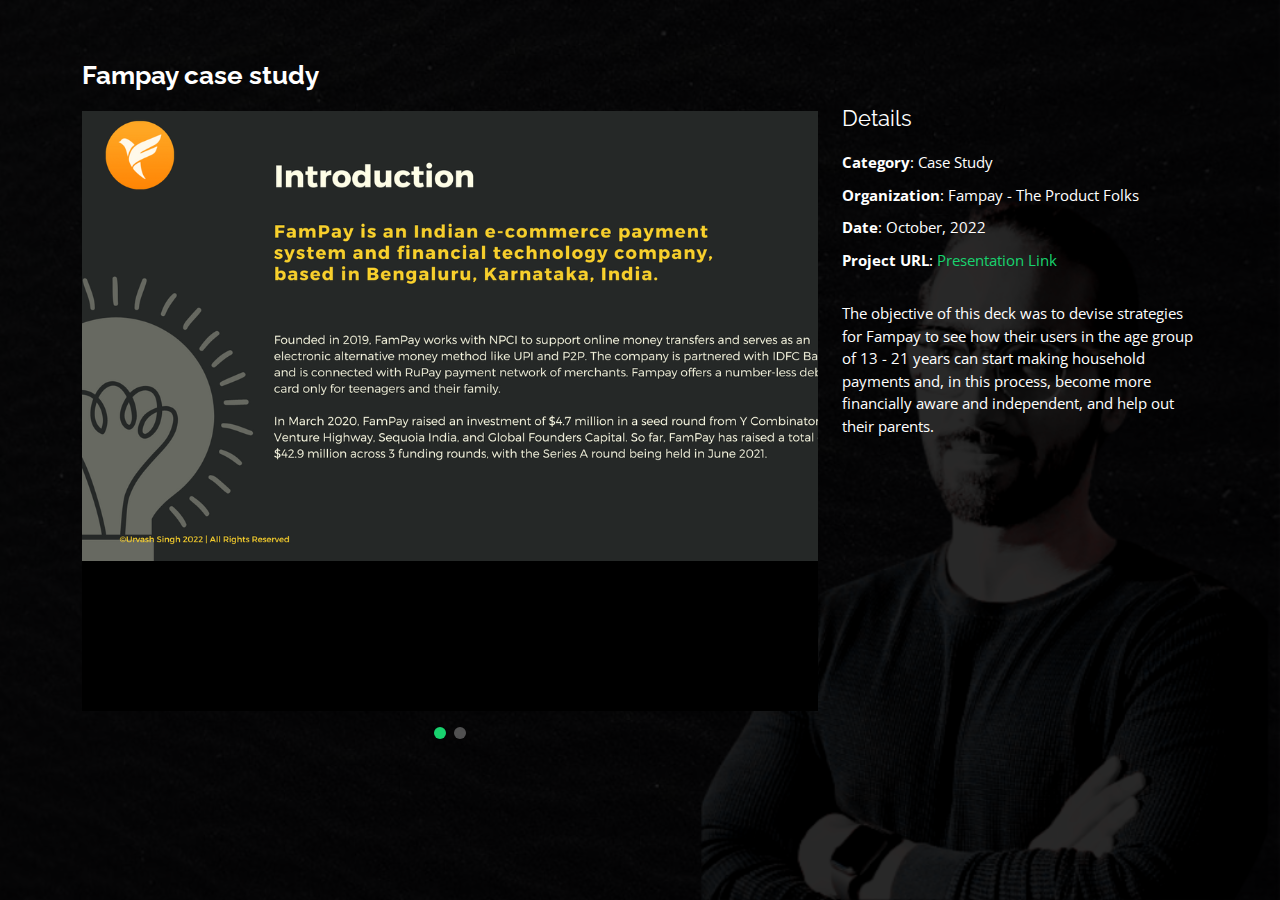
<file: Fampay_expanded.html>
<!DOCTYPE html>
<html lang="en">

<head>
  <meta charset="utf-8">
  <meta content="width=device-width, initial-scale=1.0" name="viewport">

  <title>Fampay expanded view</title>
  <meta content="" name="description">
  <meta content="" name="keywords">

  <!-- Favicons -->
  <link href="assets/img/favicon.png" rel="icon">
  <link href="assets/img/apple-touch-icon.png" rel="apple-touch-icon">

  <!-- Google Fonts -->
  <link href="https://fonts.googleapis.com/css?family=Open+Sans:300,300i,400,400i,600,600i,700,700i|Raleway:300,300i,400,400i,500,500i,600,600i,700,700i|Poppins:300,300i,400,400i,500,500i,600,600i,700,700i" rel="stylesheet">

  <!-- Vendor CSS Files -->
  <link href="assets/vendor/bootstrap/css/bootstrap.min.css" rel="stylesheet">
  <link href="assets/vendor/bootstrap-icons/bootstrap-icons.css" rel="stylesheet">
  <link href="assets/vendor/boxicons/css/boxicons.min.css" rel="stylesheet">
  <link href="assets/vendor/glightbox/css/glightbox.min.css" rel="stylesheet">
  <link href="assets/vendor/remixicon/remixicon.css" rel="stylesheet">
  <link href="assets/vendor/swiper/swiper-bundle.min.css" rel="stylesheet">

  <!-- Template Main CSS File -->
  <link href="assets/css/style.css" rel="stylesheet">

  <!-- =======================================================
  * Template Name: Personal - v4.7.0
  * Template URL: https://bootstrapmade.com/personal-free-resume-bootstrap-template/
  * Author: BootstrapMade.com
  * License: https://bootstrapmade.com/license/
  ======================================================== -->
</head>

<body>

  <main id="main">

    <!-- ======= Portfolio Details ======= -->
    <div id="portfolio-details" class="portfolio-details">
      <div class="container">

        <div class="row">

          <div class="col-lg-8">
            <h2 class="portfolio-title">Fampay case study</h2>

            <div class="portfolio-details-slider swiper">
              <div class="swiper-wrapper align-items-center">

                <div class="swiper-slide">
                  <img src="assets/img/portfolio/FT1.png" alt="">
                </div>

                <div class="swiper-slide">
                  <img src="assets/img/portfolio/FT2.png" alt="">
                </div>

              </div>
              <div class="swiper-pagination"></div>
            </div>

          </div>

          <div class="col-lg-4 portfolio-info">
            <h3>Details</h3>
            <ul>
              <li><strong>Category</strong>: Case Study</li>
              <li><strong>Organization</strong>: Fampay - The Product Folks</li>
              <li><strong>Date</strong>: October, 2022</li>
              <li><strong>Project URL</strong>: <a href="https://www.canva.com/design/DAFPfD75mX0/ah_WIbrl8MihKTIdnDT71w/view?utm_content=DAFPfD75mX0&utm_campaign=designshare&utm_medium=link&utm_source=publishsharelink" target="_blank">Presentation Link</a></li>
            </ul>

            <p>
              The objective of this deck was to devise strategies for Fampay to see how their users in the age group of 13 - 21 years can start making household payments and, in this process, become more financially aware and independent, and help out their parents.
            </p>
          </div>

        </div>

      </div>
    </div><!-- End Portfolio Details -->

  </main><!-- End #main -->

  <div class="credits">
    <!-- All the links in the footer should remain intact. -->
    <!-- You can delete the links only if you purchased the pro version. -->
    <!-- Licensing information: https://bootstrapmade.com/license/ -->
    <!-- Purchase the pro version with working PHP/AJAX contact form: https://bootstrapmade.com/personal-free-resume-bootstrap-template/ -->
    <!-- Designed by <a href="https://bootstrapmade.com/">BootstrapMade</a> -->
  </div>

  <!-- Vendor JS Files -->
  <script src="assets/vendor/purecounter/purecounter.js"></script>
  <script src="assets/vendor/bootstrap/js/bootstrap.bundle.min.js"></script>
  <script src="assets/vendor/glightbox/js/glightbox.min.js"></script>
  <script src="assets/vendor/isotope-layout/isotope.pkgd.min.js"></script>
  <script src="assets/vendor/swiper/swiper-bundle.min.js"></script>
  <script src="assets/vendor/waypoints/noframework.waypoints.js"></script>
  <script src="assets/vendor/php-email-form/validate.js"></script>

  <!-- Template Main JS File -->
  <script src="assets/js/main.js"></script>

</body>

</html>
</file>
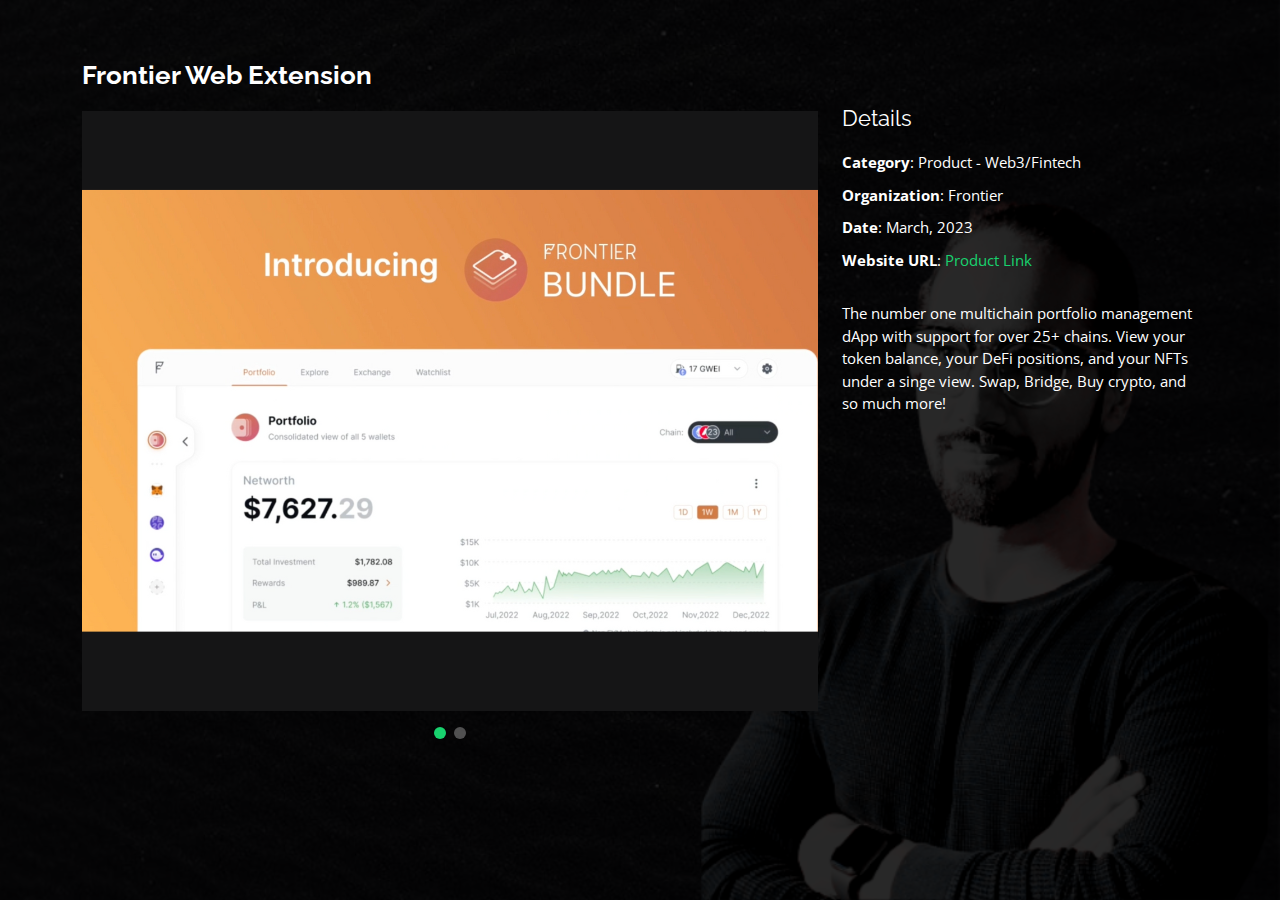
<file: Frontier bundle_expanded.html>
<!DOCTYPE html>
<html lang="en">

<head>
  <meta charset="utf-8">
  <meta content="width=device-width, initial-scale=1.0" name="viewport">

  <title>Frontier Bundle expanded view</title>
  <meta content="" name="description">
  <meta content="" name="keywords">

  <!-- Favicons -->
  <link href="assets/img/favicon.png" rel="icon">
  <link href="assets/img/apple-touch-icon.png" rel="apple-touch-icon">

  <!-- Google Fonts -->
  <link href="https://fonts.googleapis.com/css?family=Open+Sans:300,300i,400,400i,600,600i,700,700i|Raleway:300,300i,400,400i,500,500i,600,600i,700,700i|Poppins:300,300i,400,400i,500,500i,600,600i,700,700i" rel="stylesheet">

  <!-- Vendor CSS Files -->
  <link href="assets/vendor/bootstrap/css/bootstrap.min.css" rel="stylesheet">
  <link href="assets/vendor/bootstrap-icons/bootstrap-icons.css" rel="stylesheet">
  <link href="assets/vendor/boxicons/css/boxicons.min.css" rel="stylesheet">
  <link href="assets/vendor/glightbox/css/glightbox.min.css" rel="stylesheet">
  <link href="assets/vendor/remixicon/remixicon.css" rel="stylesheet">
  <link href="assets/vendor/swiper/swiper-bundle.min.css" rel="stylesheet">

  <!-- Template Main CSS File -->
  <link href="assets/css/style.css" rel="stylesheet">

  <!-- =======================================================
  * Template Name: Personal - v4.7.0
  * Template URL: https://bootstrapmade.com/personal-free-resume-bootstrap-template/
  * Author: BootstrapMade.com
  * License: https://bootstrapmade.com/license/
  ======================================================== -->
</head>

<body>

  <main id="main">

    <!-- ======= Portfolio Details ======= -->
    <div id="portfolio-details" class="portfolio-details">
      <div class="container">

        <div class="row">

          <div class="col-lg-8">
            <h2 class="portfolio-title">Frontier Web Extension</h2>

            <div class="portfolio-details-slider swiper">
              <div class="swiper-wrapper align-items-center">

                <div class="swiper-slide">
                  <img src="assets/img/portfolio/B1.png" alt="">
                </div>

                <div class="swiper-slide">
                  <img src="assets/img/portfolio/B2.png" alt="">
                </div>

              </div>
              <div class="swiper-pagination"></div>
            </div>

          </div>

          <div class="col-lg-4 portfolio-info">
            <h3>Details</h3>
            <ul>
              <li><strong>Category</strong>: Product - Web3/Fintech</li>
              <li><strong>Organization</strong>: Frontier</li>
              <li><strong>Date</strong>: March, 2023</li>
              <li><strong>Website URL</strong>: <a href="https://www.frontier.xyz/bundle-dapp" target="_blank">Product Link</a></li>
            </ul>

            <p>
              The number one multichain portfolio management dApp with support for over 25+ chains. View your token balance, your DeFi positions, and your NFTs under a singe view. Swap, Bridge, Buy crypto, and so much more!



            </p>
          </div>

        </div>

      </div>
    </div><!-- End Portfolio Details -->

  </main><!-- End #main -->

  <div class="credits">
    <!-- All the links in the footer should remain intact. -->
    <!-- You can delete the links only if you purchased the pro version. -->
    <!-- Licensing information: https://bootstrapmade.com/license/ -->
    <!-- Purchase the pro version with working PHP/AJAX contact form: https://bootstrapmade.com/personal-free-resume-bootstrap-template/ -->
    <!-- Designed by <a href="https://bootstrapmade.com/">BootstrapMade</a> -->
  </div>

  <!-- Vendor JS Files -->
  <script src="assets/vendor/purecounter/purecounter.js"></script>
  <script src="assets/vendor/bootstrap/js/bootstrap.bundle.min.js"></script>
  <script src="assets/vendor/glightbox/js/glightbox.min.js"></script>
  <script src="assets/vendor/isotope-layout/isotope.pkgd.min.js"></script>
  <script src="assets/vendor/swiper/swiper-bundle.min.js"></script>
  <script src="assets/vendor/waypoints/noframework.waypoints.js"></script>
  <script src="assets/vendor/php-email-form/validate.js"></script>

  <!-- Template Main JS File -->
  <script src="assets/js/main.js"></script>

</body>

</html>
</file>
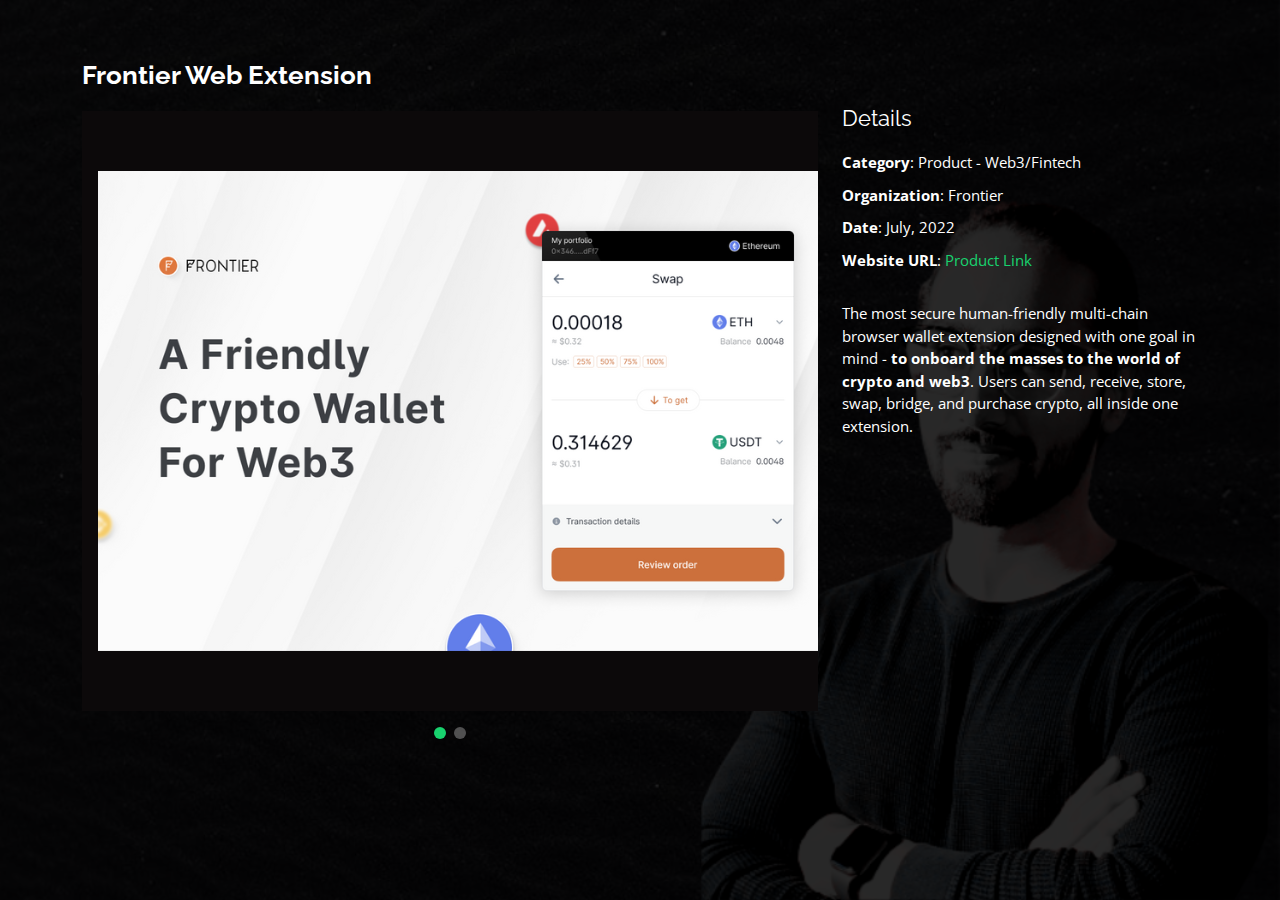
<file: Frontier wallet extension_expanded.html>
<!DOCTYPE html>
<html lang="en">

<head>
  <meta charset="utf-8">
  <meta content="width=device-width, initial-scale=1.0" name="viewport">

  <title>Frontier Web Extension expanded view</title>
  <meta content="" name="description">
  <meta content="" name="keywords">

  <!-- Favicons -->
  <link href="assets/img/favicon.png" rel="icon">
  <link href="assets/img/apple-touch-icon.png" rel="apple-touch-icon">

  <!-- Google Fonts -->
  <link href="https://fonts.googleapis.com/css?family=Open+Sans:300,300i,400,400i,600,600i,700,700i|Raleway:300,300i,400,400i,500,500i,600,600i,700,700i|Poppins:300,300i,400,400i,500,500i,600,600i,700,700i" rel="stylesheet">

  <!-- Vendor CSS Files -->
  <link href="assets/vendor/bootstrap/css/bootstrap.min.css" rel="stylesheet">
  <link href="assets/vendor/bootstrap-icons/bootstrap-icons.css" rel="stylesheet">
  <link href="assets/vendor/boxicons/css/boxicons.min.css" rel="stylesheet">
  <link href="assets/vendor/glightbox/css/glightbox.min.css" rel="stylesheet">
  <link href="assets/vendor/remixicon/remixicon.css" rel="stylesheet">
  <link href="assets/vendor/swiper/swiper-bundle.min.css" rel="stylesheet">

  <!-- Template Main CSS File -->
  <link href="assets/css/style.css" rel="stylesheet">

  <!-- =======================================================
  * Template Name: Personal - v4.7.0
  * Template URL: https://bootstrapmade.com/personal-free-resume-bootstrap-template/
  * Author: BootstrapMade.com
  * License: https://bootstrapmade.com/license/
  ======================================================== -->
</head>

<body>

  <main id="main">

    <!-- ======= Portfolio Details ======= -->
    <div id="portfolio-details" class="portfolio-details">
      <div class="container">

        <div class="row">

          <div class="col-lg-8">
            <h2 class="portfolio-title">Frontier Web Extension</h2>

            <div class="portfolio-details-slider swiper">
              <div class="swiper-wrapper align-items-center">

                <div class="swiper-slide">
                  <img src="assets/img/portfolio/F1.png" alt="">
                </div>

                <div class="swiper-slide">
                  <img src="assets/img/portfolio/F3.png" alt="">
                </div>

              </div>
              <div class="swiper-pagination"></div>
            </div>

          </div>

          <div class="col-lg-4 portfolio-info">
            <h3>Details</h3>
            <ul>
              <li><strong>Category</strong>: Product - Web3/Fintech</li>
              <li><strong>Organization</strong>: Frontier</li>
              <li><strong>Date</strong>: July, 2022</li>
              <li><strong>Website URL</strong>: <a href="https://frontier.xyz/extension/" target="_blank">Product Link</a></li>
            </ul>

            <p>
              The most secure human-friendly multi-chain browser wallet extension designed with one goal in mind - <strong> to onboard the masses to the world of crypto and web3</strong>. Users can send, receive, store, swap, bridge, and purchase crypto, all inside one extension.



            </p>
          </div>

        </div>

      </div>
    </div><!-- End Portfolio Details -->

  </main><!-- End #main -->

  <div class="credits">
    <!-- All the links in the footer should remain intact. -->
    <!-- You can delete the links only if you purchased the pro version. -->
    <!-- Licensing information: https://bootstrapmade.com/license/ -->
    <!-- Purchase the pro version with working PHP/AJAX contact form: https://bootstrapmade.com/personal-free-resume-bootstrap-template/ -->
    <!-- Designed by <a href="https://bootstrapmade.com/">BootstrapMade</a> -->
  </div>

  <!-- Vendor JS Files -->
  <script src="assets/vendor/purecounter/purecounter.js"></script>
  <script src="assets/vendor/bootstrap/js/bootstrap.bundle.min.js"></script>
  <script src="assets/vendor/glightbox/js/glightbox.min.js"></script>
  <script src="assets/vendor/isotope-layout/isotope.pkgd.min.js"></script>
  <script src="assets/vendor/swiper/swiper-bundle.min.js"></script>
  <script src="assets/vendor/waypoints/noframework.waypoints.js"></script>
  <script src="assets/vendor/php-email-form/validate.js"></script>

  <!-- Template Main JS File -->
  <script src="assets/js/main.js"></script>

</body>

</html>
</file>
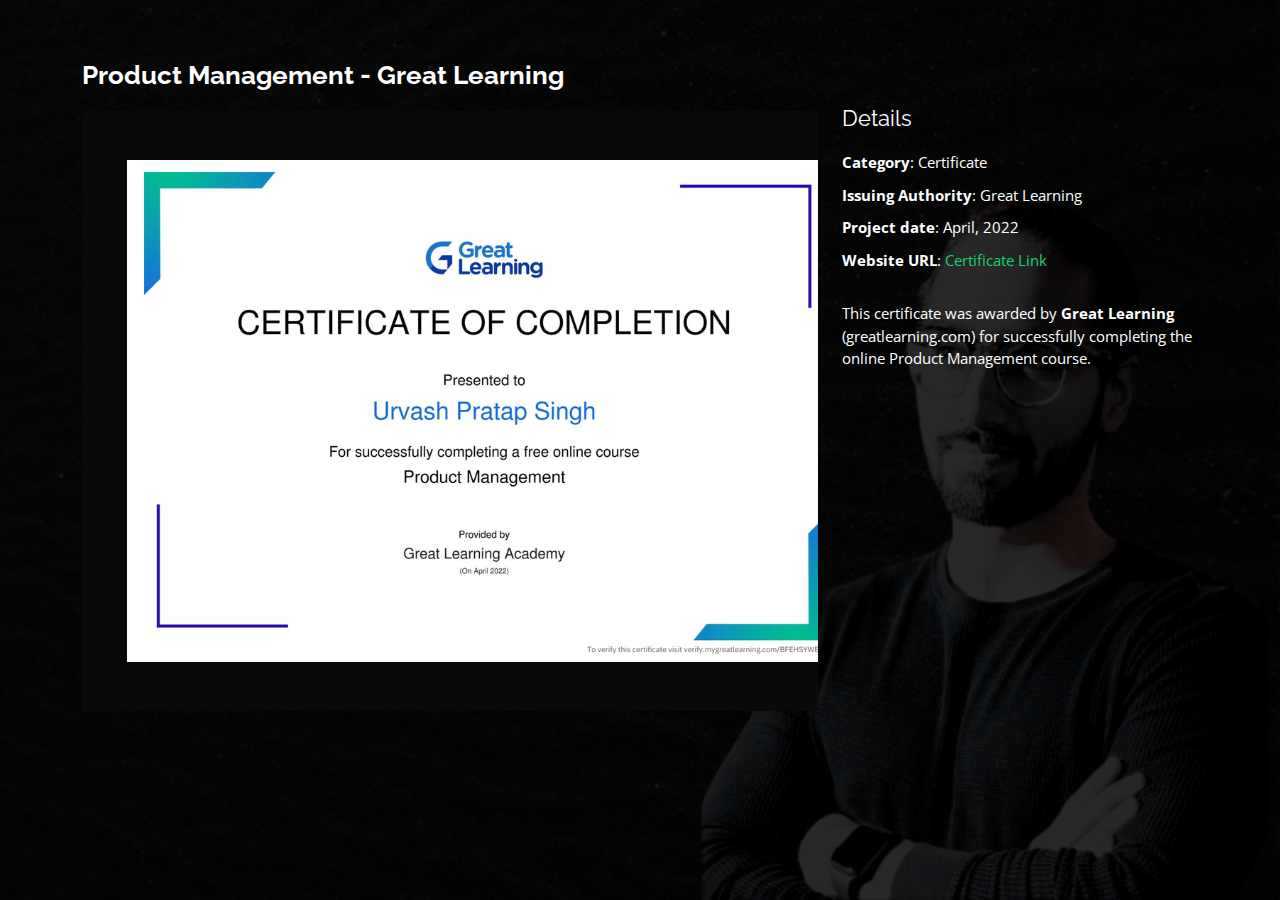
<file: GL_expanded.html>
<!DOCTYPE html>
<html lang="en">

<head>
  <meta charset="utf-8">
  <meta content="width=device-width, initial-scale=1.0" name="viewport">

  <title>Great Learning expanded view</title>
  <meta content="" name="description">
  <meta content="" name="keywords">

  <!-- Favicons -->
  <link href="assets/img/favicon.png" rel="icon">
  <link href="assets/img/apple-touch-icon.png" rel="apple-touch-icon">

  <!-- Google Fonts -->
  <link href="https://fonts.googleapis.com/css?family=Open+Sans:300,300i,400,400i,600,600i,700,700i|Raleway:300,300i,400,400i,500,500i,600,600i,700,700i|Poppins:300,300i,400,400i,500,500i,600,600i,700,700i" rel="stylesheet">

  <!-- Vendor CSS Files -->
  <link href="assets/vendor/bootstrap/css/bootstrap.min.css" rel="stylesheet">
  <link href="assets/vendor/bootstrap-icons/bootstrap-icons.css" rel="stylesheet">
  <link href="assets/vendor/boxicons/css/boxicons.min.css" rel="stylesheet">
  <link href="assets/vendor/glightbox/css/glightbox.min.css" rel="stylesheet">
  <link href="assets/vendor/remixicon/remixicon.css" rel="stylesheet">
  <link href="assets/vendor/swiper/swiper-bundle.min.css" rel="stylesheet">

  <!-- Template Main CSS File -->
  <link href="assets/css/style.css" rel="stylesheet">

  <!-- =======================================================
  * Template Name: Personal - v4.7.0
  * Template URL: https://bootstrapmade.com/personal-free-resume-bootstrap-template/
  * Author: BootstrapMade.com
  * License: https://bootstrapmade.com/license/
  ======================================================== -->
</head>

<body>

  <main id="main">

    <!-- ======= Portfolio Details ======= -->
    <div id="portfolio-details" class="portfolio-details">
      <div class="container">

        <div class="row">

          <div class="col-lg-8">
            <h2 class="portfolio-title">Product Management - Great Learning</h2>

            <div class="portfolio-details-slider swiper">
              <div class="swiper-wrapper align-items-center">

                <div class="swiper-slide">
                  <img src="assets/img/portfolio/G1.png" alt="">
                </div>

              </div>
              <div class="swiper-pagination"></div>
            </div>

          </div>

          <div class="col-lg-4 portfolio-info">
            <h3>Details</h3>
            <ul>
              <li><strong>Category</strong>: Certificate</li>
              <li><strong>Issuing Authority</strong>: Great Learning</li>
              <li><strong>Project date</strong>: April, 2022</li>
              <li><strong>Website URL</strong>: <a href="https://olympus1.mygreatlearning.com/course_certificate/BFEHSYWB" target="_blank">Certificate Link</a></li>
            </ul>

            <p>
              This certificate was awarded by <strong>Great Learning </strong>(greatlearning.com) for successfully completing the online Product Management course.



            </p>
          </div>

        </div>

      </div>
    </div><!-- End Portfolio Details -->

  </main><!-- End #main -->

  <div class="credits">
    <!-- All the links in the footer should remain intact. -->
    <!-- You can delete the links only if you purchased the pro version. -->
    <!-- Licensing information: https://bootstrapmade.com/license/ -->
    <!-- Purchase the pro version with working PHP/AJAX contact form: https://bootstrapmade.com/personal-free-resume-bootstrap-template/ -->
    <!-- Designed by <a href="https://bootstrapmade.com/">BootstrapMade</a> -->
  </div>

  <!-- Vendor JS Files -->
  <script src="assets/vendor/purecounter/purecounter.js"></script>
  <script src="assets/vendor/bootstrap/js/bootstrap.bundle.min.js"></script>
  <script src="assets/vendor/glightbox/js/glightbox.min.js"></script>
  <script src="assets/vendor/isotope-layout/isotope.pkgd.min.js"></script>
  <script src="assets/vendor/swiper/swiper-bundle.min.js"></script>
  <script src="assets/vendor/waypoints/noframework.waypoints.js"></script>
  <script src="assets/vendor/php-email-form/validate.js"></script>

  <!-- Template Main JS File -->
  <script src="assets/js/main.js"></script>

</body>

</html>
</file>
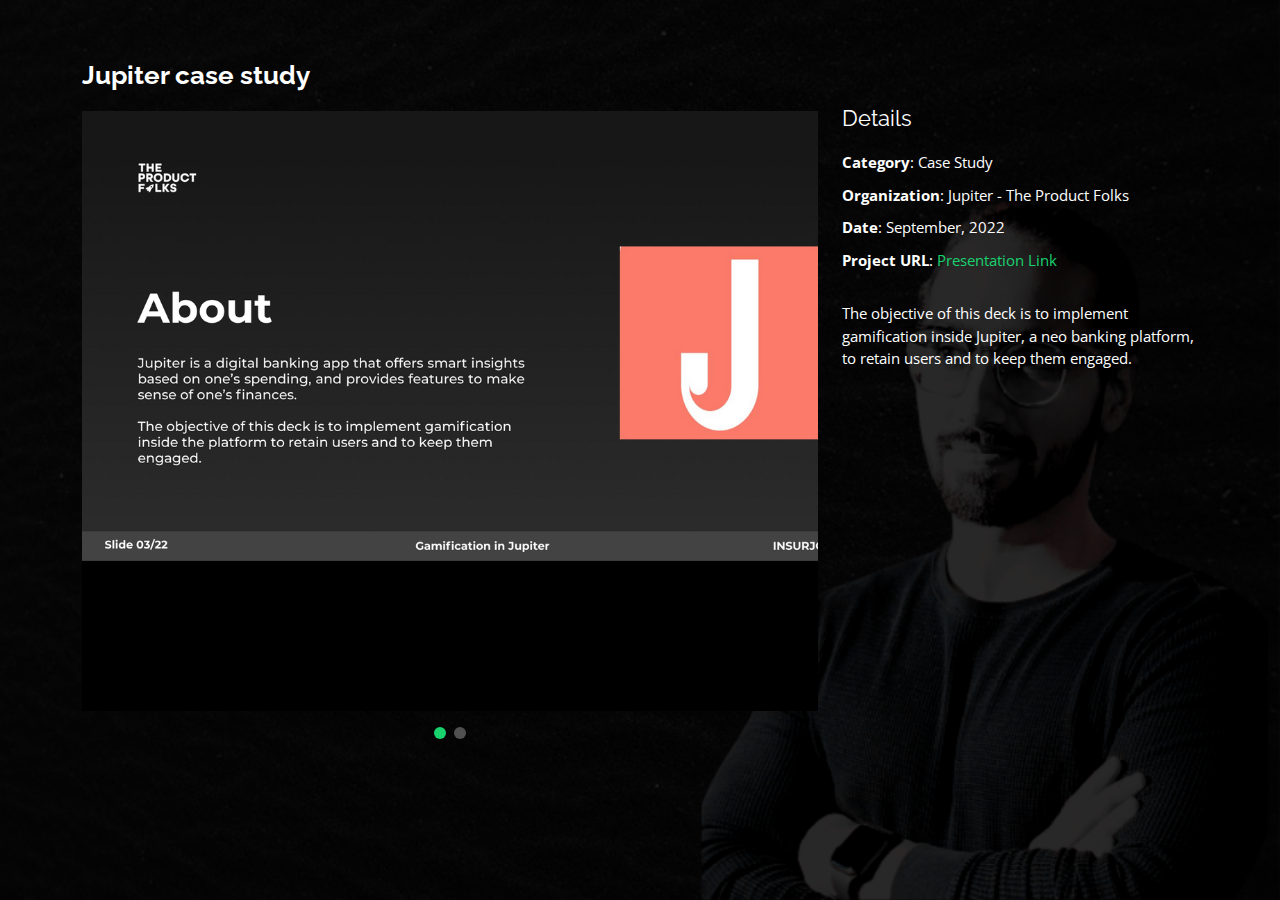
<file: Jupiter_expanded.html>
<!DOCTYPE html>
<html lang="en">

<head>
  <meta charset="utf-8">
  <meta content="width=device-width, initial-scale=1.0" name="viewport">

  <title>Jupiter expanded view</title>
  <meta content="" name="description">
  <meta content="" name="keywords">

  <!-- Favicons -->
  <link href="assets/img/favicon.png" rel="icon">
  <link href="assets/img/apple-touch-icon.png" rel="apple-touch-icon">

  <!-- Google Fonts -->
  <link href="https://fonts.googleapis.com/css?family=Open+Sans:300,300i,400,400i,600,600i,700,700i|Raleway:300,300i,400,400i,500,500i,600,600i,700,700i|Poppins:300,300i,400,400i,500,500i,600,600i,700,700i" rel="stylesheet">

  <!-- Vendor CSS Files -->
  <link href="assets/vendor/bootstrap/css/bootstrap.min.css" rel="stylesheet">
  <link href="assets/vendor/bootstrap-icons/bootstrap-icons.css" rel="stylesheet">
  <link href="assets/vendor/boxicons/css/boxicons.min.css" rel="stylesheet">
  <link href="assets/vendor/glightbox/css/glightbox.min.css" rel="stylesheet">
  <link href="assets/vendor/remixicon/remixicon.css" rel="stylesheet">
  <link href="assets/vendor/swiper/swiper-bundle.min.css" rel="stylesheet">

  <!-- Template Main CSS File -->
  <link href="assets/css/style.css" rel="stylesheet">

  <!-- =======================================================
  * Template Name: Personal - v4.7.0
  * Template URL: https://bootstrapmade.com/personal-free-resume-bootstrap-template/
  * Author: BootstrapMade.com
  * License: https://bootstrapmade.com/license/
  ======================================================== -->
</head>

<body>

  <main id="main">

    <!-- ======= Portfolio Details ======= -->
    <div id="portfolio-details" class="portfolio-details">
      <div class="container">

        <div class="row">

          <div class="col-lg-8">
            <h2 class="portfolio-title">Jupiter case study</h2>

            <div class="portfolio-details-slider swiper">
              <div class="swiper-wrapper align-items-center">

                <div class="swiper-slide">
                  <img src="assets/img/portfolio/JC1.png" alt="">
                </div>

                <div class="swiper-slide">
                  <img src="assets/img/portfolio/JC2.png" alt="">
                </div>

              </div>
              <div class="swiper-pagination"></div>
            </div>

          </div>

          <div class="col-lg-4 portfolio-info">
            <h3>Details</h3>
            <ul>
              <li><strong>Category</strong>: Case Study</li>
              <li><strong>Organization</strong>: Jupiter - The Product Folks</li>
              <li><strong>Date</strong>: September, 2022</li>
              <li><strong>Project URL</strong>: <a href="https://drive.google.com/file/d/14d7LyHdEZjbIW7_MSdapA24IOERxpog0/view?usp=sharing" target="_blank">Presentation Link</a></li>
            </ul>

            <p>
              The objective of this deck is to implement gamiﬁcation inside Jupiter, a neo banking platform, to retain users and to keep them engaged.



            </p>
          </div>

        </div>

      </div>
    </div><!-- End Portfolio Details -->

  </main><!-- End #main -->

  <div class="credits">
    <!-- All the links in the footer should remain intact. -->
    <!-- You can delete the links only if you purchased the pro version. -->
    <!-- Licensing information: https://bootstrapmade.com/license/ -->
    <!-- Purchase the pro version with working PHP/AJAX contact form: https://bootstrapmade.com/personal-free-resume-bootstrap-template/ -->
    <!-- Designed by <a href="https://bootstrapmade.com/">BootstrapMade</a> -->
  </div>

  <!-- Vendor JS Files -->
  <script src="assets/vendor/purecounter/purecounter.js"></script>
  <script src="assets/vendor/bootstrap/js/bootstrap.bundle.min.js"></script>
  <script src="assets/vendor/glightbox/js/glightbox.min.js"></script>
  <script src="assets/vendor/isotope-layout/isotope.pkgd.min.js"></script>
  <script src="assets/vendor/swiper/swiper-bundle.min.js"></script>
  <script src="assets/vendor/waypoints/noframework.waypoints.js"></script>
  <script src="assets/vendor/php-email-form/validate.js"></script>

  <!-- Template Main JS File -->
  <script src="assets/js/main.js"></script>

</body>

</html>
</file>
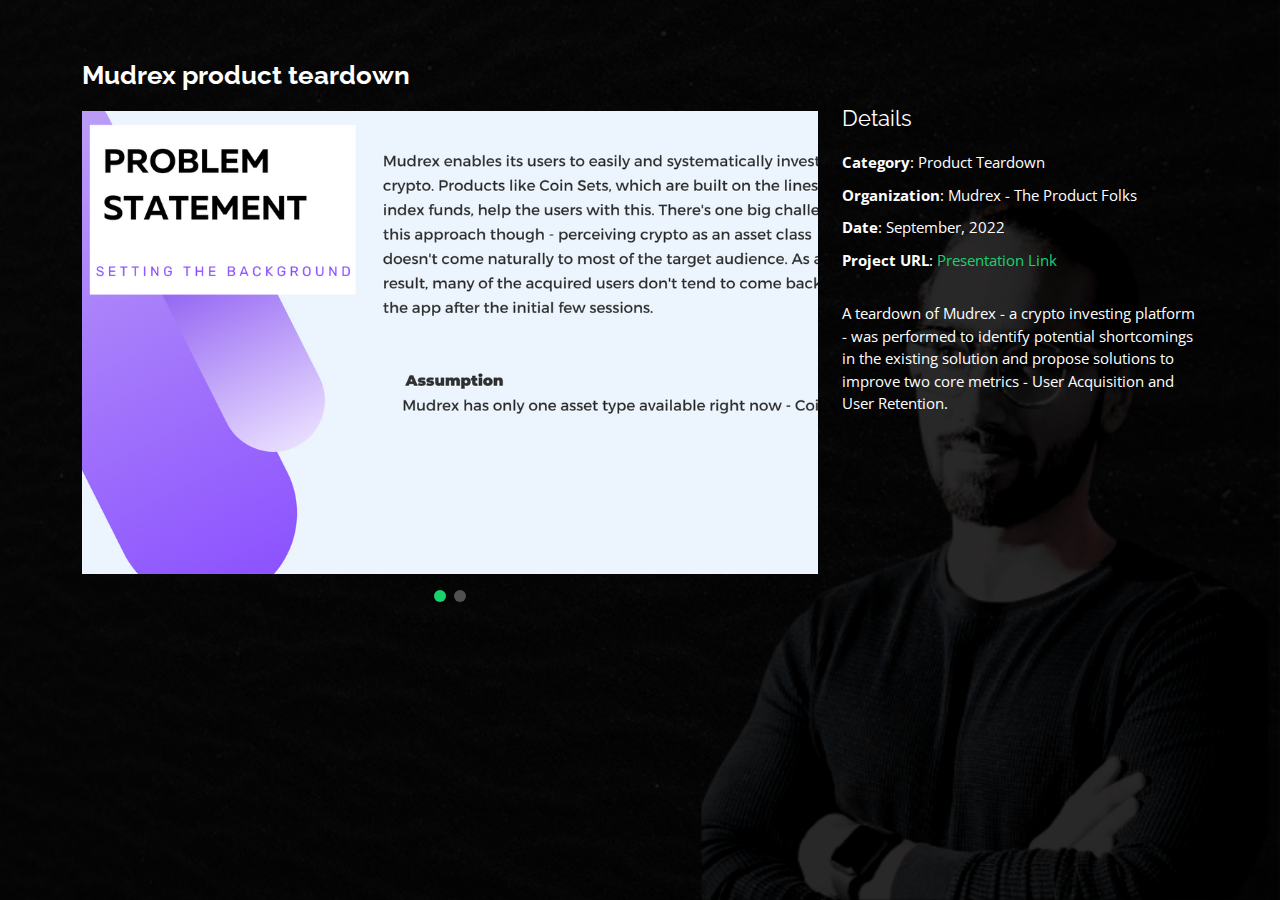
<file: Mudrex_expanded.html>
<!DOCTYPE html>
<html lang="en">

<head>
  <meta charset="utf-8">
  <meta content="width=device-width, initial-scale=1.0" name="viewport">

  <title>Mudrex expanded view</title>
  <meta content="" name="description">
  <meta content="" name="keywords">

  <!-- Favicons -->
  <link href="assets/img/favicon.png" rel="icon">
  <link href="assets/img/apple-touch-icon.png" rel="apple-touch-icon">

  <!-- Google Fonts -->
  <link href="https://fonts.googleapis.com/css?family=Open+Sans:300,300i,400,400i,600,600i,700,700i|Raleway:300,300i,400,400i,500,500i,600,600i,700,700i|Poppins:300,300i,400,400i,500,500i,600,600i,700,700i" rel="stylesheet">

  <!-- Vendor CSS Files -->
  <link href="assets/vendor/bootstrap/css/bootstrap.min.css" rel="stylesheet">
  <link href="assets/vendor/bootstrap-icons/bootstrap-icons.css" rel="stylesheet">
  <link href="assets/vendor/boxicons/css/boxicons.min.css" rel="stylesheet">
  <link href="assets/vendor/glightbox/css/glightbox.min.css" rel="stylesheet">
  <link href="assets/vendor/remixicon/remixicon.css" rel="stylesheet">
  <link href="assets/vendor/swiper/swiper-bundle.min.css" rel="stylesheet">

  <!-- Template Main CSS File -->
  <link href="assets/css/style.css" rel="stylesheet">

  <!-- =======================================================
  * Template Name: Personal - v4.7.0
  * Template URL: https://bootstrapmade.com/personal-free-resume-bootstrap-template/
  * Author: BootstrapMade.com
  * License: https://bootstrapmade.com/license/
  ======================================================== -->
</head>

<body>

  <main id="main">

    <!-- ======= Portfolio Details ======= -->
    <div id="portfolio-details" class="portfolio-details">
      <div class="container">

        <div class="row">

          <div class="col-lg-8">
            <h2 class="portfolio-title">Mudrex product teardown</h2>

            <div class="portfolio-details-slider swiper">
              <div class="swiper-wrapper align-items-center">

                <!-- <div class="swiper-slide">
                  <img src="assets/img/portfolio/m1.png" alt="">
                </div> -->

                <div class="swiper-slide">
                  <img src="assets/img/portfolio/m2.png" alt="">
                </div>

                <div class="swiper-slide">
                  <img src="assets/img/portfolio/m3.png" alt="">
                </div>

              </div>
              <div class="swiper-pagination"></div>
            </div>

          </div>

          <div class="col-lg-4 portfolio-info">
            <h3>Details</h3>
            <ul>
              <li><strong>Category</strong>: Product Teardown</li>
              <li><strong>Organization</strong>: Mudrex - The Product Folks</li>
              <li><strong>Date</strong>: September, 2022</li>
              <li><strong>Project URL</strong>: <a href="https://www.canva.com/design/DAFOL0Vw-rQ/NlAbwqrBe6_lgxCzwDYPxQ/view?utm_content=DAFOL0Vw-rQ&utm_campaign=designshare&utm_medium=link&utm_source=publishsharelink" target="_blank">Presentation Link</a></li>
            </ul>

            <p>
              A teardown of Mudrex - a crypto investing platform - was performed to identify potential shortcomings in the existing solution and propose solutions to improve two core metrics - User Acquisition and User Retention.
            </p>
          </div>

        </div>

      </div>
    </div><!-- End Portfolio Details -->

  </main><!-- End #main -->

  <div class="credits">
    <!-- All the links in the footer should remain intact. -->
    <!-- You can delete the links only if you purchased the pro version. -->
    <!-- Licensing information: https://bootstrapmade.com/license/ -->
    <!-- Purchase the pro version with working PHP/AJAX contact form: https://bootstrapmade.com/personal-free-resume-bootstrap-template/ -->
    <!-- Designed by <a href="https://bootstrapmade.com/">BootstrapMade</a> -->
  </div>

  <!-- Vendor JS Files -->
  <script src="assets/vendor/purecounter/purecounter.js"></script>
  <script src="assets/vendor/bootstrap/js/bootstrap.bundle.min.js"></script>
  <script src="assets/vendor/glightbox/js/glightbox.min.js"></script>
  <script src="assets/vendor/isotope-layout/isotope.pkgd.min.js"></script>
  <script src="assets/vendor/swiper/swiper-bundle.min.js"></script>
  <script src="assets/vendor/waypoints/noframework.waypoints.js"></script>
  <script src="assets/vendor/php-email-form/validate.js"></script>

  <!-- Template Main JS File -->
  <script src="assets/js/main.js"></script>

</body>

</html>
</file>
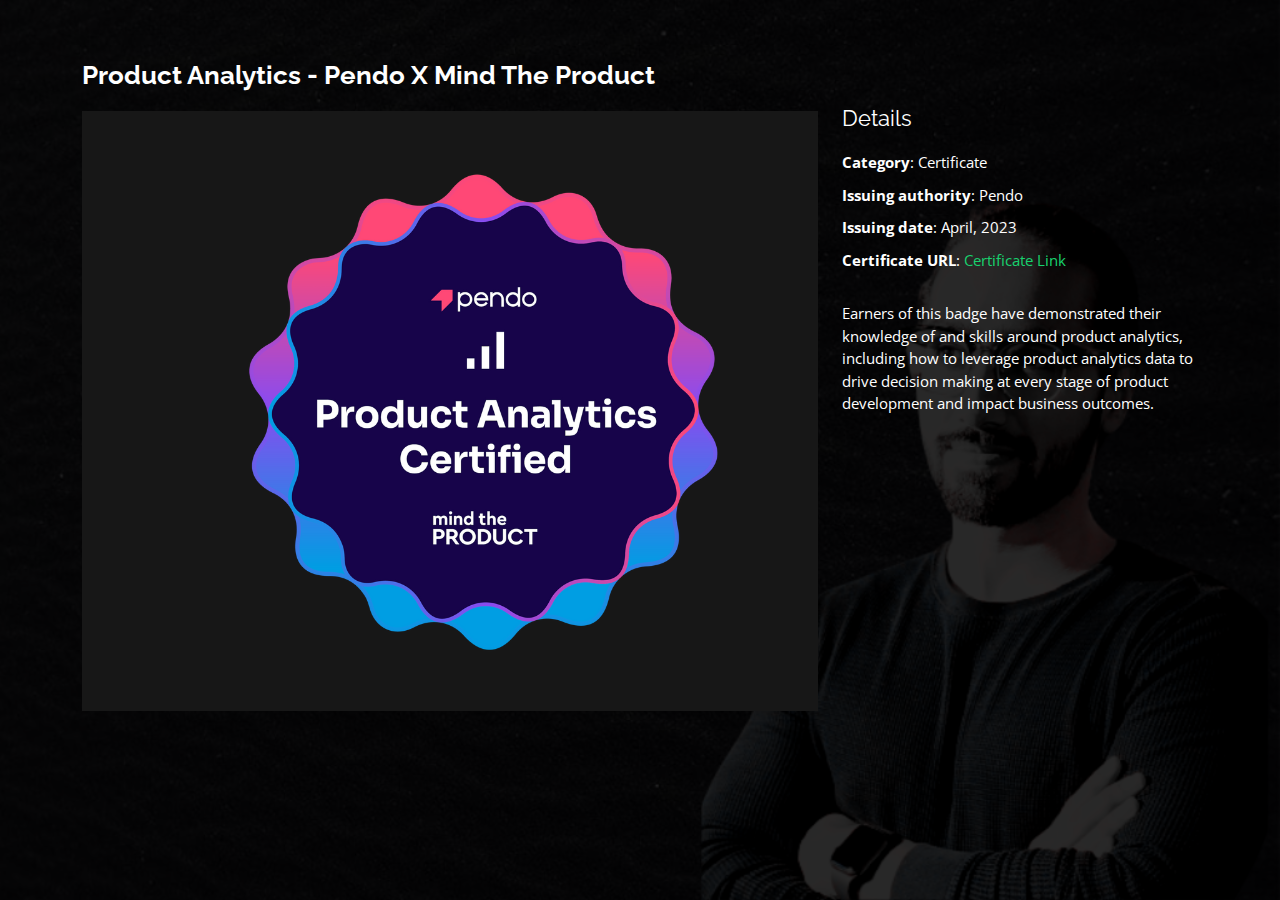
<file: Pendo.html>
<!DOCTYPE html>
<html lang="en">

<head>
  <meta charset="utf-8">
  <meta content="width=device-width, initial-scale=1.0" name="viewport">

  <title>Product Analytics Expanded View</title>
  <meta content="" name="description">
  <meta content="" name="keywords">

  <!-- Favicons -->
  <link href="assets/img/favicon.png" rel="icon">
  <link href="assets/img/apple-touch-icon.png" rel="apple-touch-icon">

  <!-- Google Fonts -->
  <link href="https://fonts.googleapis.com/css?family=Open+Sans:300,300i,400,400i,600,600i,700,700i|Raleway:300,300i,400,400i,500,500i,600,600i,700,700i|Poppins:300,300i,400,400i,500,500i,600,600i,700,700i" rel="stylesheet">

  <!-- Vendor CSS Files -->
  <link href="assets/vendor/bootstrap/css/bootstrap.min.css" rel="stylesheet">
  <link href="assets/vendor/bootstrap-icons/bootstrap-icons.css" rel="stylesheet">
  <link href="assets/vendor/boxicons/css/boxicons.min.css" rel="stylesheet">
  <link href="assets/vendor/glightbox/css/glightbox.min.css" rel="stylesheet">
  <link href="assets/vendor/remixicon/remixicon.css" rel="stylesheet">
  <link href="assets/vendor/swiper/swiper-bundle.min.css" rel="stylesheet">

  <!-- Template Main CSS File -->
  <link href="assets/css/style.css" rel="stylesheet">

  <!-- =======================================================
  * Template Name: Personal - v4.7.0
  * Template URL: https://bootstrapmade.com/personal-free-resume-bootstrap-template/
  * Author: BootstrapMade.com
  * License: https://bootstrapmade.com/license/
  ======================================================== -->
</head>

<body>

  <main id="main">

    <!-- ======= Portfolio Details ======= -->
    <div id="portfolio-details" class="portfolio-details">
      <div class="container">

        <div class="row">

          <div class="col-lg-8">
            <h2 class="portfolio-title">Product Analytics - Pendo X Mind The Product</h2>

            <div class="portfolio-details-slider swiper">
              <div class="swiper-wrapper align-items-center">

                <div class="swiper-slide">
                  <img src="assets/img/portfolio/Pendo.png" alt="">
                </div>

              </div>
              <div class="swiper-pagination"></div>
            </div>

          </div>

          <div class="col-lg-4 portfolio-info">
            <h3>Details</h3>
            <ul>
              <li><strong>Category</strong>: Certificate</li>
              <li><strong>Issuing authority</strong>: Pendo</li>
              <li><strong>Issuing date</strong>: April, 2023</li>
              <li><strong>Certificate URL</strong>: <a href="https://www.credly.com/badges/963f705d-47c0-4f09-965f-e8da3186caba/public_url" target="_blank">Certificate Link</a></li>
            </ul>

            <p>
              Earners of this badge have demonstrated their knowledge of and skills around product analytics, including how to leverage product analytics data to drive decision making at every stage of product development and impact business outcomes. 



            </p>
          </div>

        </div>

      </div>
    </div><!-- End Portfolio Details -->

  </main><!-- End #main -->

  <div class="credits">
    <!-- All the links in the footer should remain intact. -->
    <!-- You can delete the links only if you purchased the pro version. -->
    <!-- Licensing information: https://bootstrapmade.com/license/ -->
    <!-- Purchase the pro version with working PHP/AJAX contact form: https://bootstrapmade.com/personal-free-resume-bootstrap-template/ -->
    <!-- Designed by <a href="https://bootstrapmade.com/">BootstrapMade</a> -->
  </div>

  <!-- Vendor JS Files -->
  <script src="assets/vendor/purecounter/purecounter.js"></script>
  <script src="assets/vendor/bootstrap/js/bootstrap.bundle.min.js"></script>
  <script src="assets/vendor/glightbox/js/glightbox.min.js"></script>
  <script src="assets/vendor/isotope-layout/isotope.pkgd.min.js"></script>
  <script src="assets/vendor/swiper/swiper-bundle.min.js"></script>
  <script src="assets/vendor/waypoints/noframework.waypoints.js"></script>
  <script src="assets/vendor/php-email-form/validate.js"></script>

  <!-- Template Main JS File -->
  <script src="assets/js/main.js"></script>

</body>

</html>
</file>
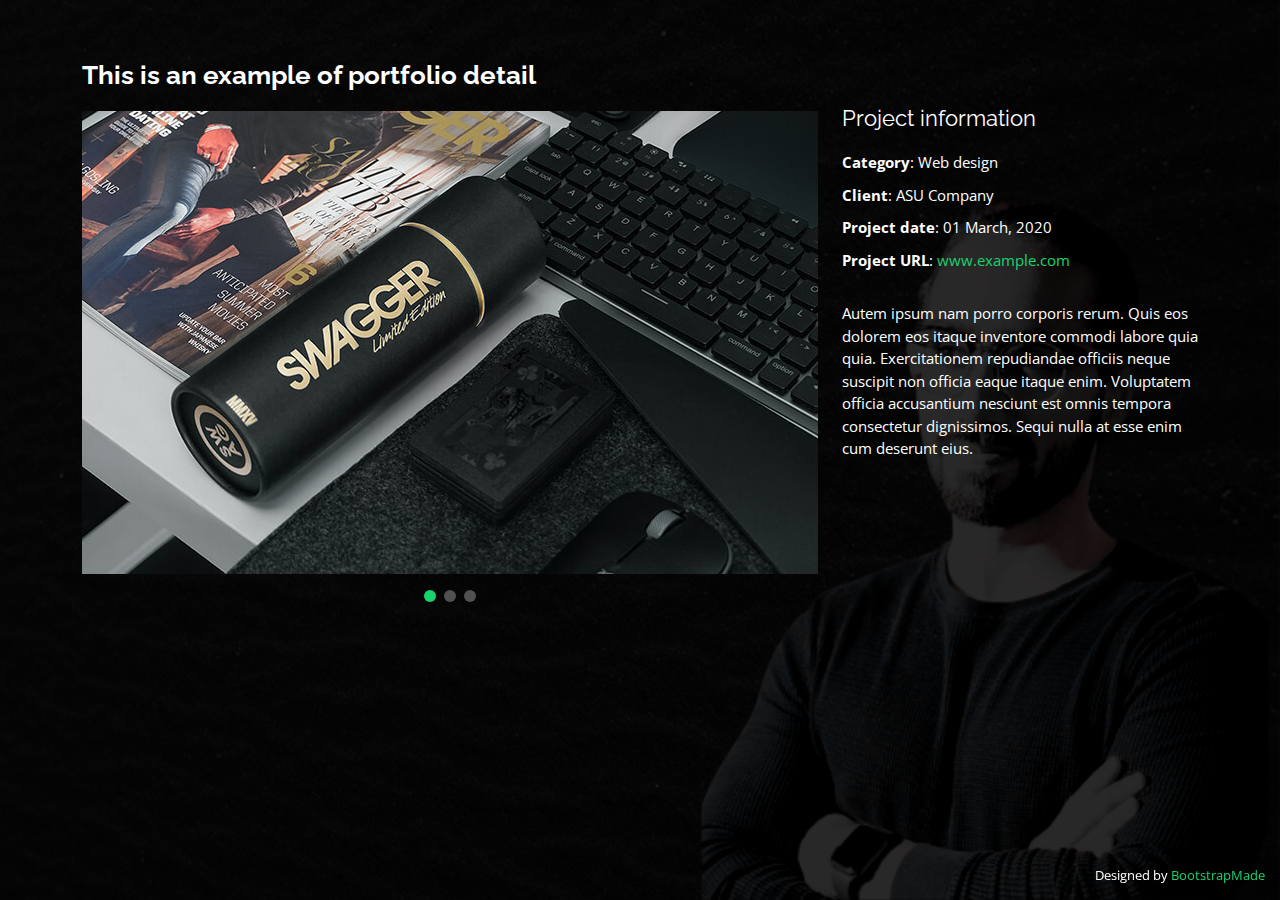
<file: portfolio-details.html>
<!DOCTYPE html>
<html lang="en">

<head>
  <meta charset="utf-8">
  <meta content="width=device-width, initial-scale=1.0" name="viewport">

  <title>Portfolio Details - Personal Bootstrap Template</title>
  <meta content="" name="description">
  <meta content="" name="keywords">

  <!-- Favicons -->
  <link href="assets/img/favicon.png" rel="icon">
  <link href="assets/img/apple-touch-icon.png" rel="apple-touch-icon">

  <!-- Google Fonts -->
  <link href="https://fonts.googleapis.com/css?family=Open+Sans:300,300i,400,400i,600,600i,700,700i|Raleway:300,300i,400,400i,500,500i,600,600i,700,700i|Poppins:300,300i,400,400i,500,500i,600,600i,700,700i" rel="stylesheet">

  <!-- Vendor CSS Files -->
  <link href="assets/vendor/bootstrap/css/bootstrap.min.css" rel="stylesheet">
  <link href="assets/vendor/bootstrap-icons/bootstrap-icons.css" rel="stylesheet">
  <link href="assets/vendor/boxicons/css/boxicons.min.css" rel="stylesheet">
  <link href="assets/vendor/glightbox/css/glightbox.min.css" rel="stylesheet">
  <link href="assets/vendor/remixicon/remixicon.css" rel="stylesheet">
  <link href="assets/vendor/swiper/swiper-bundle.min.css" rel="stylesheet">

  <!-- Template Main CSS File -->
  <link href="assets/css/style.css" rel="stylesheet">

  <!-- =======================================================
  * Template Name: Personal - v4.7.0
  * Template URL: https://bootstrapmade.com/personal-free-resume-bootstrap-template/
  * Author: BootstrapMade.com
  * License: https://bootstrapmade.com/license/
  ======================================================== -->
</head>

<body>

  <main id="main">

    <!-- ======= Portfolio Details ======= -->
    <div id="portfolio-details" class="portfolio-details">
      <div class="container">

        <div class="row">

          <div class="col-lg-8">
            <h2 class="portfolio-title">This is an example of portfolio detail</h2>

            <div class="portfolio-details-slider swiper">
              <div class="swiper-wrapper align-items-center">

                <div class="swiper-slide">
                  <img src="assets/img/portfolio/portfolio-details-1.jpg" alt="">
                </div>

                <div class="swiper-slide">
                  <img src="assets/img/portfolio/portfolio-details-2.jpg" alt="">
                </div>

                <div class="swiper-slide">
                  <img src="assets/img/portfolio/portfolio-details-3.jpg" alt="">
                </div>

              </div>
              <div class="swiper-pagination"></div>
            </div>

          </div>

          <div class="col-lg-4 portfolio-info">
            <h3>Project information</h3>
            <ul>
              <li><strong>Category</strong>: Web design</li>
              <li><strong>Client</strong>: ASU Company</li>
              <li><strong>Project date</strong>: 01 March, 2020</li>
              <li><strong>Project URL</strong>: <a href="#">www.example.com</a></li>
            </ul>

            <p>
              Autem ipsum nam porro corporis rerum. Quis eos dolorem eos itaque inventore commodi labore quia quia. Exercitationem repudiandae officiis neque suscipit non officia eaque itaque enim. Voluptatem officia accusantium nesciunt est omnis tempora consectetur dignissimos. Sequi nulla at esse enim cum deserunt eius.
            </p>
          </div>

        </div>

      </div>
    </div><!-- End Portfolio Details -->

  </main><!-- End #main -->

  <div class="credits">
    <!-- All the links in the footer should remain intact. -->
    <!-- You can delete the links only if you purchased the pro version. -->
    <!-- Licensing information: https://bootstrapmade.com/license/ -->
    <!-- Purchase the pro version with working PHP/AJAX contact form: https://bootstrapmade.com/personal-free-resume-bootstrap-template/ -->
    Designed by <a href="https://bootstrapmade.com/">BootstrapMade</a>
  </div>

  <!-- Vendor JS Files -->
  <script src="assets/vendor/purecounter/purecounter.js"></script>
  <script src="assets/vendor/bootstrap/js/bootstrap.bundle.min.js"></script>
  <script src="assets/vendor/glightbox/js/glightbox.min.js"></script>
  <script src="assets/vendor/isotope-layout/isotope.pkgd.min.js"></script>
  <script src="assets/vendor/swiper/swiper-bundle.min.js"></script>
  <script src="assets/vendor/waypoints/noframework.waypoints.js"></script>
  <script src="assets/vendor/php-email-form/validate.js"></script>

  <!-- Template Main JS File -->
  <script src="assets/js/main.js"></script>

</body>

</html>
</file>
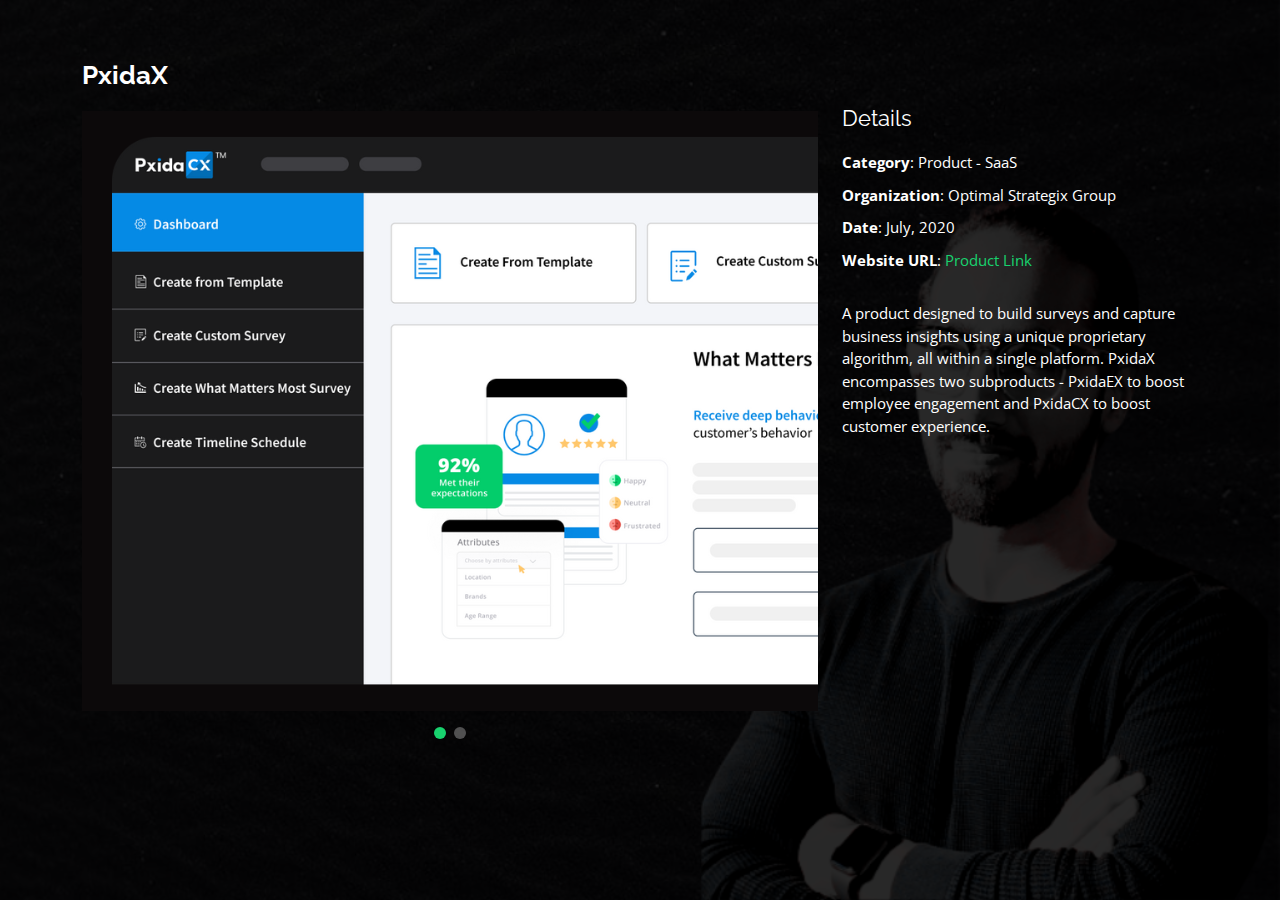
<file: PxidaX_expanded.html>
<!DOCTYPE html>
<html lang="en">

<head>
  <meta charset="utf-8">
  <meta content="width=device-width, initial-scale=1.0" name="viewport">

  <title>PxidaX expanded view</title>
  <meta content="" name="description">
  <meta content="" name="keywords">

  <!-- Favicons -->
  <link href="assets/img/favicon.png" rel="icon">
  <link href="assets/img/apple-touch-icon.png" rel="apple-touch-icon">

  <!-- Google Fonts -->
  <link href="https://fonts.googleapis.com/css?family=Open+Sans:300,300i,400,400i,600,600i,700,700i|Raleway:300,300i,400,400i,500,500i,600,600i,700,700i|Poppins:300,300i,400,400i,500,500i,600,600i,700,700i" rel="stylesheet">

  <!-- Vendor CSS Files -->
  <link href="assets/vendor/bootstrap/css/bootstrap.min.css" rel="stylesheet">
  <link href="assets/vendor/bootstrap-icons/bootstrap-icons.css" rel="stylesheet">
  <link href="assets/vendor/boxicons/css/boxicons.min.css" rel="stylesheet">
  <link href="assets/vendor/glightbox/css/glightbox.min.css" rel="stylesheet">
  <link href="assets/vendor/remixicon/remixicon.css" rel="stylesheet">
  <link href="assets/vendor/swiper/swiper-bundle.min.css" rel="stylesheet">

  <!-- Template Main CSS File -->
  <link href="assets/css/style.css" rel="stylesheet">

  <!-- =======================================================
  * Template Name: Personal - v4.7.0
  * Template URL: https://bootstrapmade.com/personal-free-resume-bootstrap-template/
  * Author: BootstrapMade.com
  * License: https://bootstrapmade.com/license/
  ======================================================== -->
</head>

<body>

  <main id="main">

    <!-- ======= Portfolio Details ======= -->
    <div id="portfolio-details" class="portfolio-details">
      <div class="container">

        <div class="row">

          <div class="col-lg-8">
            <h2 class="portfolio-title">PxidaX</h2>

            <div class="portfolio-details-slider swiper">
              <div class="swiper-wrapper align-items-center">

                <div class="swiper-slide">
                  <img src="assets/img/portfolio/P1.png" alt="">
                </div>

                <div class="swiper-slide">
                  <img src="assets/img/portfolio/P2.png" alt="">
                </div>

              </div>
              <div class="swiper-pagination"></div>
            </div>

          </div>

          <div class="col-lg-4 portfolio-info">
            <h3>Details</h3>
            <ul>
              <li><strong>Category</strong>: Product - SaaS</li>
              <li><strong>Organization</strong>: Optimal Strategix Group</li>
              <li><strong>Date</strong>: July, 2020</li>
              <li><strong>Website URL</strong>: <a href="https://pxidax.com/" target="_blank">Product Link</a></li>
            </ul>

            <p>
              A product designed to build surveys and capture business insights using a unique proprietary algorithm, all within a single platform. PxidaX encompasses two subproducts - PxidaEX to boost employee engagement and PxidaCX to boost customer experience.



            </p>
          </div>

        </div>

      </div>
    </div><!-- End Portfolio Details -->

  </main><!-- End #main -->

  <div class="credits">
    <!-- All the links in the footer should remain intact. -->
    <!-- You can delete the links only if you purchased the pro version. -->
    <!-- Licensing information: https://bootstrapmade.com/license/ -->
    <!-- Purchase the pro version with working PHP/AJAX contact form: https://bootstrapmade.com/personal-free-resume-bootstrap-template/ -->
    <!-- Designed by <a href="https://bootstrapmade.com/">BootstrapMade</a> -->
  </div>

  <!-- Vendor JS Files -->
  <script src="assets/vendor/purecounter/purecounter.js"></script>
  <script src="assets/vendor/bootstrap/js/bootstrap.bundle.min.js"></script>
  <script src="assets/vendor/glightbox/js/glightbox.min.js"></script>
  <script src="assets/vendor/isotope-layout/isotope.pkgd.min.js"></script>
  <script src="assets/vendor/swiper/swiper-bundle.min.js"></script>
  <script src="assets/vendor/waypoints/noframework.waypoints.js"></script>
  <script src="assets/vendor/php-email-form/validate.js"></script>

  <!-- Template Main JS File -->
  <script src="assets/js/main.js"></script>

</body>

</html>
</file>
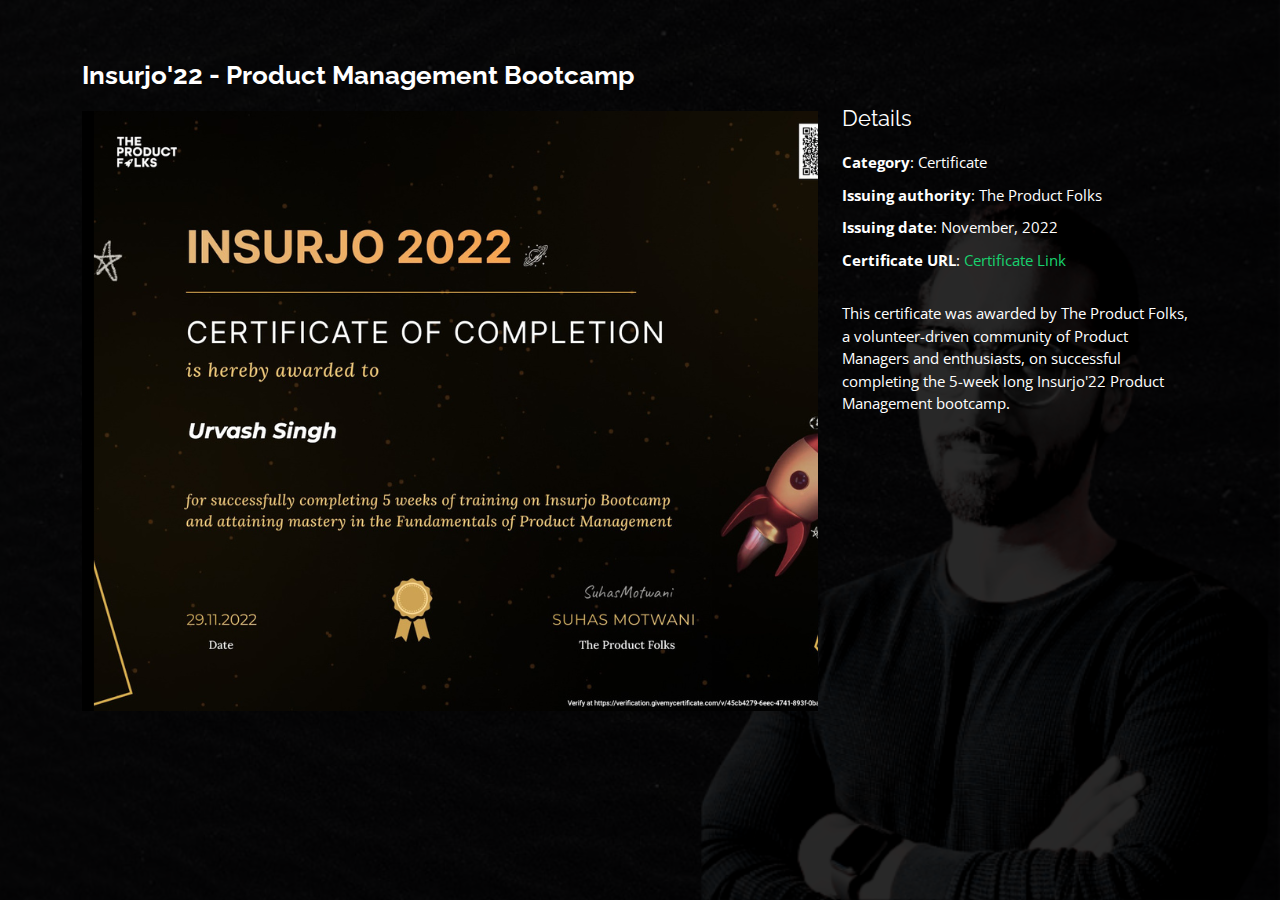
<file: TPF.html>
<!DOCTYPE html>
<html lang="en">

<head>
  <meta charset="utf-8">
  <meta content="width=device-width, initial-scale=1.0" name="viewport">

  <title>Insurjo Expanded View</title>
  <meta content="" name="description">
  <meta content="" name="keywords">

  <!-- Favicons -->
  <link href="assets/img/favicon.png" rel="icon">
  <link href="assets/img/apple-touch-icon.png" rel="apple-touch-icon">

  <!-- Google Fonts -->
  <link href="https://fonts.googleapis.com/css?family=Open+Sans:300,300i,400,400i,600,600i,700,700i|Raleway:300,300i,400,400i,500,500i,600,600i,700,700i|Poppins:300,300i,400,400i,500,500i,600,600i,700,700i" rel="stylesheet">

  <!-- Vendor CSS Files -->
  <link href="assets/vendor/bootstrap/css/bootstrap.min.css" rel="stylesheet">
  <link href="assets/vendor/bootstrap-icons/bootstrap-icons.css" rel="stylesheet">
  <link href="assets/vendor/boxicons/css/boxicons.min.css" rel="stylesheet">
  <link href="assets/vendor/glightbox/css/glightbox.min.css" rel="stylesheet">
  <link href="assets/vendor/remixicon/remixicon.css" rel="stylesheet">
  <link href="assets/vendor/swiper/swiper-bundle.min.css" rel="stylesheet">

  <!-- Template Main CSS File -->
  <link href="assets/css/style.css" rel="stylesheet">

  <!-- =======================================================
  * Template Name: Personal - v4.7.0
  * Template URL: https://bootstrapmade.com/personal-free-resume-bootstrap-template/
  * Author: BootstrapMade.com
  * License: https://bootstrapmade.com/license/
  ======================================================== -->
</head>

<body>

  <main id="main">

    <!-- ======= Portfolio Details ======= -->
    <div id="portfolio-details" class="portfolio-details">
      <div class="container">

        <div class="row">

          <div class="col-lg-8">
            <h2 class="portfolio-title">Insurjo'22 - Product Management Bootcamp</h2>

            <div class="portfolio-details-slider swiper">
              <div class="swiper-wrapper align-items-center">

                <div class="swiper-slide">
                  <img src="assets/img/portfolio/tpf-expanded.png" alt="">
                </div>

              </div>
              <div class="swiper-pagination"></div>
            </div>

          </div>

          <div class="col-lg-4 portfolio-info">
            <h3>Details</h3>
            <ul>
              <li><strong>Category</strong>: Certificate</li>
              <li><strong>Issuing authority</strong>: The Product Folks</li>
              <li><strong>Issuing date</strong>: November, 2022</li>
              <li><strong>Certificate URL</strong>: <a href="https://verification.givemycertificate.com/v/45cb4279-6eec-4741-893f-0baf1f025fcc" target="_blank">Certificate Link</a></li>
            </ul>

            <p>
              This certificate was awarded by The Product Folks, a volunteer-driven community of Product Managers and enthusiasts, on successful completing the 5-week long Insurjo'22 Product Management bootcamp. 



            </p>
          </div>

        </div>

      </div>
    </div><!-- End Portfolio Details -->

  </main><!-- End #main -->

  <div class="credits">
    <!-- All the links in the footer should remain intact. -->
    <!-- You can delete the links only if you purchased the pro version. -->
    <!-- Licensing information: https://bootstrapmade.com/license/ -->
    <!-- Purchase the pro version with working PHP/AJAX contact form: https://bootstrapmade.com/personal-free-resume-bootstrap-template/ -->
    <!-- Designed by <a href="https://bootstrapmade.com/">BootstrapMade</a> -->
  </div>

  <!-- Vendor JS Files -->
  <script src="assets/vendor/purecounter/purecounter.js"></script>
  <script src="assets/vendor/bootstrap/js/bootstrap.bundle.min.js"></script>
  <script src="assets/vendor/glightbox/js/glightbox.min.js"></script>
  <script src="assets/vendor/isotope-layout/isotope.pkgd.min.js"></script>
  <script src="assets/vendor/swiper/swiper-bundle.min.js"></script>
  <script src="assets/vendor/waypoints/noframework.waypoints.js"></script>
  <script src="assets/vendor/php-email-form/validate.js"></script>

  <!-- Template Main JS File -->
  <script src="assets/js/main.js"></script>

</body>

</html>
</file>
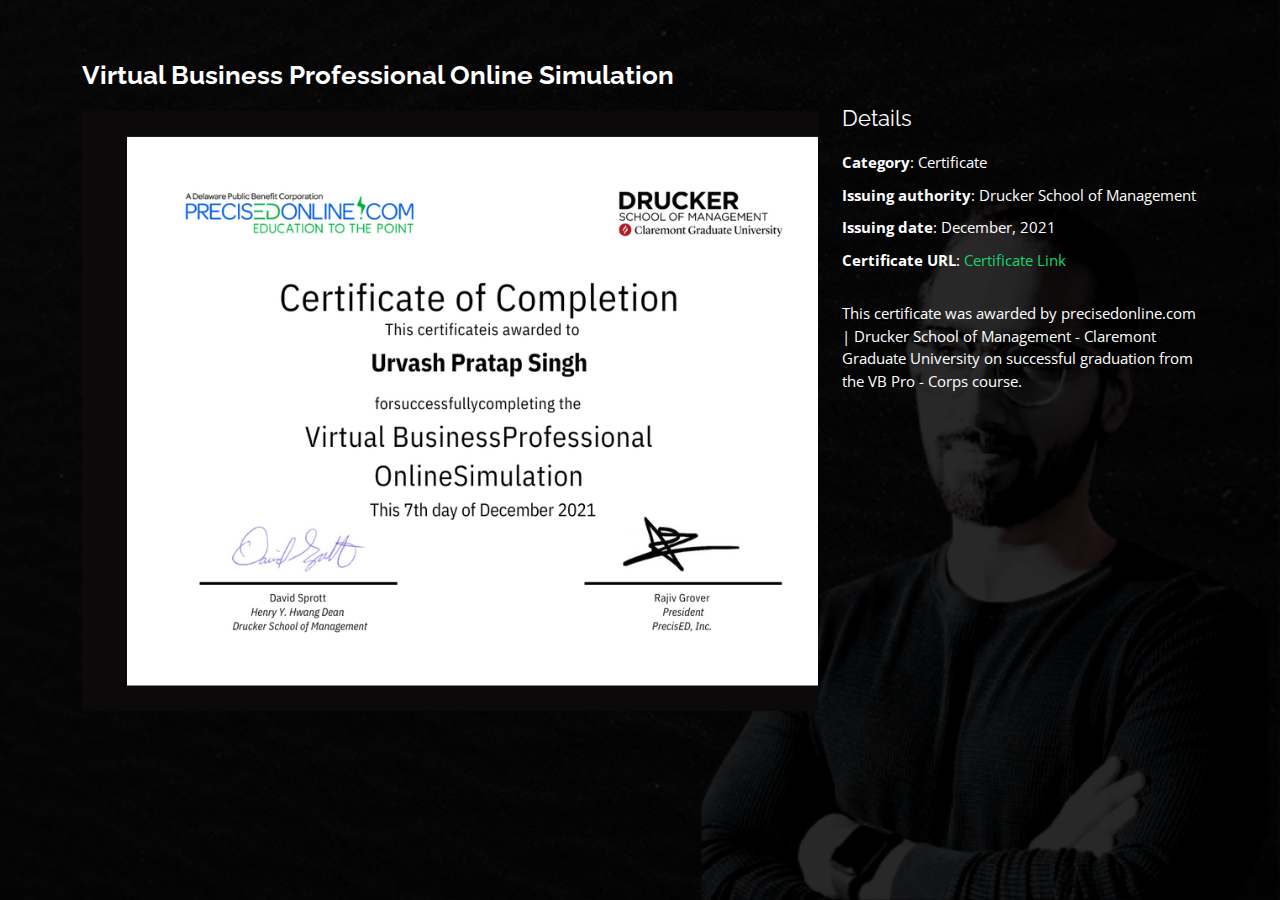
<file: VBcorps_expanded.html>
<!DOCTYPE html>
<html lang="en">

<head>
  <meta charset="utf-8">
  <meta content="width=device-width, initial-scale=1.0" name="viewport">

  <title>VB Corps Expanded View</title>
  <meta content="" name="description">
  <meta content="" name="keywords">

  <!-- Favicons -->
  <link href="assets/img/favicon.png" rel="icon">
  <link href="assets/img/apple-touch-icon.png" rel="apple-touch-icon">

  <!-- Google Fonts -->
  <link href="https://fonts.googleapis.com/css?family=Open+Sans:300,300i,400,400i,600,600i,700,700i|Raleway:300,300i,400,400i,500,500i,600,600i,700,700i|Poppins:300,300i,400,400i,500,500i,600,600i,700,700i" rel="stylesheet">

  <!-- Vendor CSS Files -->
  <link href="assets/vendor/bootstrap/css/bootstrap.min.css" rel="stylesheet">
  <link href="assets/vendor/bootstrap-icons/bootstrap-icons.css" rel="stylesheet">
  <link href="assets/vendor/boxicons/css/boxicons.min.css" rel="stylesheet">
  <link href="assets/vendor/glightbox/css/glightbox.min.css" rel="stylesheet">
  <link href="assets/vendor/remixicon/remixicon.css" rel="stylesheet">
  <link href="assets/vendor/swiper/swiper-bundle.min.css" rel="stylesheet">

  <!-- Template Main CSS File -->
  <link href="assets/css/style.css" rel="stylesheet">

  <!-- =======================================================
  * Template Name: Personal - v4.7.0
  * Template URL: https://bootstrapmade.com/personal-free-resume-bootstrap-template/
  * Author: BootstrapMade.com
  * License: https://bootstrapmade.com/license/
  ======================================================== -->
</head>

<body>

  <main id="main">

    <!-- ======= Portfolio Details ======= -->
    <div id="portfolio-details" class="portfolio-details">
      <div class="container">

        <div class="row">

          <div class="col-lg-8">
            <h2 class="portfolio-title">Virtual Business Professional Online Simulation</h2>

            <div class="portfolio-details-slider swiper">
              <div class="swiper-wrapper align-items-center">

                <div class="swiper-slide">
                  <img src="assets/img/portfolio/D1.png" alt="">
                </div>

              </div>
              <div class="swiper-pagination"></div>
            </div>

          </div>

          <div class="col-lg-4 portfolio-info">
            <h3>Details</h3>
            <ul>
              <li><strong>Category</strong>: Certificate</li>
              <li><strong>Issuing authority</strong>: Drucker School of Management</li>
              <li><strong>Issuing date</strong>: December, 2021</li>
              <li><strong>Certificate URL</strong>: <a href="https://drive.google.com/file/d/1H7X0SqAT4dtHimGgtasUOVv1VO-K0-Rg/view?usp=sharing" target="_blank">Certificate Link</a></li>
            </ul>

            <p>
              This certificate was awarded by precisedonline.com | Drucker School of Management - Claremont Graduate University on successful graduation from the VB Pro - Corps course. 



            </p>
          </div>

        </div>

      </div>
    </div><!-- End Portfolio Details -->

  </main><!-- End #main -->

  <div class="credits">
    <!-- All the links in the footer should remain intact. -->
    <!-- You can delete the links only if you purchased the pro version. -->
    <!-- Licensing information: https://bootstrapmade.com/license/ -->
    <!-- Purchase the pro version with working PHP/AJAX contact form: https://bootstrapmade.com/personal-free-resume-bootstrap-template/ -->
    <!-- Designed by <a href="https://bootstrapmade.com/">BootstrapMade</a> -->
  </div>

  <!-- Vendor JS Files -->
  <script src="assets/vendor/purecounter/purecounter.js"></script>
  <script src="assets/vendor/bootstrap/js/bootstrap.bundle.min.js"></script>
  <script src="assets/vendor/glightbox/js/glightbox.min.js"></script>
  <script src="assets/vendor/isotope-layout/isotope.pkgd.min.js"></script>
  <script src="assets/vendor/swiper/swiper-bundle.min.js"></script>
  <script src="assets/vendor/waypoints/noframework.waypoints.js"></script>
  <script src="assets/vendor/php-email-form/validate.js"></script>

  <!-- Template Main JS File -->
  <script src="assets/js/main.js"></script>

</body>

</html>
</file>
<file: assets/css/style.css>
/*--------------------------------------------------------------
# General
--------------------------------------------------------------*/
body {
  font-family: "Open Sans", sans-serif;
  background-color: #040404;
  color: #fff;
  position: relative;
  background: transparent;
}
body::before {
  content: "";
  position: fixed;
  background: #040404 url("../img/Untitled\ design.png") top right no-repeat;
  background-color: #040404;
  background-size: cover;
  left: 0;
  right: 0;
  top: 0;
  height: 100vh;
  z-index: -1;
}
@media (min-width: 1024px) {
  body::before {
    background-attachment: fixed;
  }
}

a {
  color: #18d26e;
  text-decoration: none;
}

a:hover {
  color: #35e888;
  text-decoration: none;
}

h1, h2, h3, h4, h5, h6 {
  font-family: "Raleway", sans-serif;
}

/*--------------------------------------------------------------
# Header
--------------------------------------------------------------*/
#header {
  transition: ease-in-out 0.3s;
  position: relative;
  height: 100vh;
  display: flex;
  align-items: center;
  z-index: 997;
  overflow-y: auto;
}
#header * {
  transition: ease-in-out 0.3s;
}
#header h1 {
  font-size: 48px;
  margin: 0;
  padding: 0;
  line-height: 1;
  font-weight: 700;
  font-family: "Poppins", sans-serif;
}
#header h1 a, #header h1 a:hover {
  color: #fff;
  line-height: 1;
  display: inline-block;
}
#header h2 {
  font-size: 24px;
  margin-top: 20px;
  color: rgba(255, 255, 255, 0.8);
}
#header h2 span {
  color: #fff;
  border-bottom: 2px solid #18d26e;
  padding-bottom: 6px;
}
#header img {
  padding: 0;
  margin: 0;
}
#header .social-links {
  margin-top: 40px;
  display: flex;
}
#header .social-links a {
  font-size: 16px;
  display: flex;
  justify-content: center;
  align-items: center;
  background: rgba(255, 255, 255, 0.1);
  color: #fff;
  line-height: 1;
  margin-right: 8px;
  border-radius: 50%;
  width: 40px;
  height: 40px;
}
#header .social-links a:hover {
  background: #18d26e;
}
@media (max-width: 992px) {
  #header h1 {
    font-size: 36px;
  }
  #header h2 {
    font-size: 20px;
    line-height: 30px;
  }
  #header .social-links {
    margin-top: 15px;
  }
  #header .container {
    display: flex;
    flex-direction: column;
    align-items: center;
  }
}

/* Header Top */
#header.header-top {
  height: 80px;
  position: fixed;
  left: 0;
  top: 0;
  right: 0;
  background: rgba(0, 0, 0, 0.9);
}
#header.header-top .social-links, #header.header-top h2 {
  display: none;
}
#header.header-top h1 {
  margin-right: auto;
  font-size: 36px;
}
#header.header-top .container {
  display: flex;
  align-items: center;
}
#header.header-top .navbar {
  margin: 0;
}
@media (max-width: 768px) {
  #header.header-top {
    height: 60px;
  }
  #header.header-top h1 {
    font-size: 26px;
  }
}

/*--------------------------------------------------------------
# Navigation Menu
--------------------------------------------------------------*/
/**
* Desktop Navigation 
*/
.navbar {
  padding: 0;
  margin-top: 35px;
}
.navbar ul {
  margin: 0;
  padding: 0;
  display: flex;
  list-style: none;
  align-items: center;
}
.navbar li {
  position: relative;
}
.navbar li + li {
  margin-left: 30px;
}
.navbar a, .navbar a:focus {
  display: flex;
  align-items: center;
  justify-content: space-between;
  padding: 0;
  font-family: "Poppins", sans-serif;
  font-size: 16px;
  font-weight: 400;
  color: rgba(255, 255, 255, 0.7);
  white-space: nowrap;
  transition: 0.3s;
}
.navbar a i, .navbar a:focus i {
  font-size: 12px;
  line-height: 0;
  margin-left: 5px;
}
.navbar a:before {
  content: "";
  position: absolute;
  width: 0;
  height: 2px;
  bottom: -4px;
  left: 0;
  background-color: #18d26e;
  visibility: hidden;
  width: 0px;
  transition: all 0.3s ease-in-out 0s;
}
.navbar a:hover:before, .navbar li:hover > a:before, .navbar .active:before {
  visibility: visible;
  width: 25px;
}
.navbar a:hover, .navbar .active, .navbar .active:focus, .navbar li:hover > a {
  color: #fff;
}

/**
* Mobile Navigation 
*/
.mobile-nav-toggle {
  color: #fff;
  font-size: 28px;
  cursor: pointer;
  display: none;
  line-height: 0;
  transition: 0.5s;
  position: fixed;
  right: 15px;
  top: 15px;
}

@media (max-width: 991px) {
  .mobile-nav-toggle {
    display: block;
  }

  .navbar ul {
    display: none;
  }
}
.navbar-mobile {
  position: fixed;
  overflow: hidden;
  top: 0;
  right: 0;
  left: 0;
  bottom: 0;
  background: rgba(0, 0, 0, 0.9);
  transition: 0.3s;
  z-index: 999;
  margin-top: 0;
}
.navbar-mobile .mobile-nav-toggle {
  position: absolute;
  top: 15px;
  right: 15px;
}
.navbar-mobile ul {
  display: block;
  position: absolute;
  top: 55px;
  right: 15px;
  bottom: 45px;
  left: 15px;
  padding: 10px 0;
  overflow-y: auto;
  transition: 0.3s;
  border: 2px solid rgba(255, 255, 255, 0.2);
}
.navbar-mobile li {
  padding: 12px 20px;
}
.navbar-mobile li + li {
  margin: 0;
}
.navbar-mobile a, .navbar-mobile a:focus {
  font-size: 16px;
  position: relative;
}

/*--------------------------------------------------------------
# Sections General
--------------------------------------------------------------*/
section {
  overflow: hidden;
  position: absolute;
  width: 100%;
  top: 140px;
  bottom: 100%;
  opacity: 0;
  transition: ease-in-out 0.4s;
  z-index: 2;
}
section.section-show {
  top: 100px;
  bottom: auto;
  opacity: 1;
  padding-bottom: 45px;
}
section .container {
  background: rgba(0, 0, 0, 0.9);
  padding: 30px;
}
@media (max-width: 768px) {
  section {
    top: 120px;
  }
  section.section-show {
    top: 80px;
  }
}

.section-title h2 {
  font-size: 14px;
  font-weight: 500;
  padding: 0;
  line-height: 1px;
  margin: 0 0 20px 0;
  letter-spacing: 2px;
  text-transform: uppercase;
  color: #aaaaaa;
  font-family: "Poppins", sans-serif;
}
.section-title h2::after {
  content: "";
  width: 120px;
  height: 1px;
  display: inline-block;
  background: #4ceb95;
  margin: 4px 10px;
}
.section-title p {
  margin: 0;
  margin: -15px 0 15px 0;
  font-size: 36px;
  font-weight: 700;
  text-transform: uppercase;
  font-family: "Poppins", sans-serif;
  color: #fff;
}

/*--------------------------------------------------------------
# About
--------------------------------------------------------------*/
.about-me .content h3 {
  font-weight: 700;
  font-size: 26px;
  color: #18d26e;
}
.about-me .content ul {
  list-style: none;
  padding: 0;
}
.about-me .content ul li {
  margin-bottom: 20px;
  display: flex;
  align-items: center;
}
.about-me .content ul strong {
  margin-right: 10px;
}
.about-me .content ul i {
  font-size: 16px;
  margin-right: 5px;
  color: #18d26e;
  line-height: 0;
}
.about-me .content p:last-child {
  margin-bottom: 0;
}

/*--------------------------------------------------------------
# Counts
--------------------------------------------------------------*/
.counts {
  padding: 70px 0 60px;
}
.counts .count-box {
  padding: 30px 30px 25px 30px;
  width: 100%;
  position: relative;
  text-align: center;
  background: rgba(255, 255, 255, 0.08);
}
.counts .count-box i {
  position: absolute;
  top: -25px;
  left: 50%;
  transform: translateX(-50%);
  font-size: 24px;
  background: rgba(255, 255, 255, 0.1);
  padding: 12px;
  color: #18d26e;
  border-radius: 50px;
  line-height: 0;
}
.counts .count-box span {
  font-size: 36px;
  display: block;
  font-weight: 600;
  color: #fff;
}
.counts .count-box p {
  padding: 0;
  margin: 0;
  font-family: "Raleway", sans-serif;
  font-size: 14px;
}

/*--------------------------------------------------------------
# Skills
--------------------------------------------------------------*/
.skills .progress {
  height: 60px;
  display: block;
  background: none;
  border-radius: 0;
}
.skills .progress .skill {
  padding: 10px 0;
  margin: 0;
  text-transform: uppercase;
  display: block;
  font-weight: 600;
  font-family: "Poppins", sans-serif;
  color: #fff;
}
.skills .progress .skill .val {
  float: right;
  font-style: normal;
}
.skills .progress-bar-wrap {
  background: rgba(255, 255, 255, 0.2);
}
.skills .progress-bar {
  width: 1px;
  height: 10px;
  transition: 0.9s;
  background-color: #18d26e;
}

/*--------------------------------------------------------------
# Interests
--------------------------------------------------------------*/
.interests .icon-box {
  display: flex;
  align-items: center;
  padding: 20px;
  background: rgba(255, 255, 255, 0.08);
  transition: ease-in-out 0.3s;
}
.interests .icon-box i {
  font-size: 32px;
  padding-right: 10px;
  line-height: 1;
}
.interests .icon-box h3 {
  font-weight: 700;
  margin: 0;
  padding: 0;
  line-height: 1;
  font-size: 16px;
  color: #fff;
}
.interests .icon-box:hover {
  background: rgba(255, 255, 255, 0.12);
}

/*--------------------------------------------------------------
# Testimonials
--------------------------------------------------------------*/
.testimonials .testimonials-carousel, .testimonials .testimonials-slider {
  overflow: hidden;
}
.testimonials .testimonial-item {
  box-sizing: content-box;
  min-height: 320px;
}
.testimonials .testimonial-item .testimonial-img {
  width: 90px;
  border-radius: 50%;
  margin: -40px 0 0 40px;
  position: relative;
  z-index: 2;
  border: 6px solid rgba(255, 255, 255, 0.12);
}
.testimonials .testimonial-item h3 {
  font-size: 18px;
  font-weight: bold;
  margin: 10px 0 5px 45px;
  color: #fff;
}
.testimonials .testimonial-item h4 {
  font-size: 14px;
  color: #999;
  margin: 0 0 0 45px;
}
.testimonials .testimonial-item .quote-icon-left, .testimonials .testimonial-item .quote-icon-right {
  color: rgba(255, 255, 255, 0.25);
  font-size: 26px;
}
.testimonials .testimonial-item .quote-icon-left {
  display: inline-block;
  left: -5px;
  position: relative;
}
.testimonials .testimonial-item .quote-icon-right {
  display: inline-block;
  right: -5px;
  position: relative;
  top: 10px;
}
.testimonials .testimonial-item p {
  font-style: italic;
  margin: 0 15px 0 15px;
  padding: 20px 20px 60px 20px;
  background: rgba(255, 255, 255, 0.1);
  position: relative;
  border-radius: 6px;
  position: relative;
  z-index: 1;
}
.testimonials .swiper-pagination {
  margin-top: 20px;
  position: relative;
}
.testimonials .swiper-pagination .swiper-pagination-bullet {
  width: 12px;
  height: 12px;
  opacity: 1;
  background-color: rgba(255, 255, 255, 0.3);
}
.testimonials .swiper-pagination .swiper-pagination-bullet-active {
  background-color: #18d26e;
}

/*--------------------------------------------------------------
# Resume
--------------------------------------------------------------*/
.resume .resume-title {
  font-size: 26px;
  font-weight: 700;
  margin-top: 20px;
  margin-bottom: 20px;
  color: #fff;
}
.resume .resume-item {
  padding: 0 0 20px 20px;
  margin-top: -2px;
  border-left: 2px solid rgba(255, 255, 255, 0.2);
  position: relative;
}
.resume .resume-item h4 {
  line-height: 18px;
  font-size: 18px;
  font-weight: 600;
  text-transform: uppercase;
  font-family: "Poppins", sans-serif;
  color: #18d26e;
  margin-bottom: 10px;
}
.resume .resume-item h5 {
  font-size: 16px;
  background: rgba(255, 255, 255, 0.15);
  padding: 5px 15px;
  display: inline-block;
  font-weight: 600;
  margin-bottom: 10px;
}
.resume .resume-item ul {
  padding-left: 20px;
}
.resume .resume-item ul li {
  padding-bottom: 10px;
}
.resume .resume-item:last-child {
  padding-bottom: 0;
}
.resume .resume-item::before {
  content: "";
  position: absolute;
  width: 16px;
  height: 16px;
  border-radius: 50px;
  left: -9px;
  top: 0;
  background: #18d26e;
  border: 2px solid #18d26e;
}

/*--------------------------------------------------------------
# Services
--------------------------------------------------------------*/
.services .icon-box {
  text-align: center;
  background: rgba(204, 204, 204, 0.1);
  padding: 80px 20px;
  transition: all ease-in-out 0.3s;
}
.services .icon-box .icon {
  margin: 0 auto;
  width: 64px;
  height: 64px;
  background: #18d26e;
  border-radius: 5px;
  transition: all 0.3s ease-out 0s;
  display: flex;
  align-items: center;
  justify-content: center;
  margin-bottom: 20px;
  transform-style: preserve-3d;
}
.services .icon-box .icon i {
  color: #fff;
  font-size: 28px;
}
.services .icon-box .icon::before {
  position: absolute;
  content: "";
  left: -8px;
  top: -8px;
  height: 100%;
  width: 100%;
  background: rgba(255, 255, 255, 0.15);
  border-radius: 5px;
  transition: all 0.3s ease-out 0s;
  transform: translateZ(-1px);
}
.services .icon-box h4 {
  font-weight: 700;
  margin-bottom: 15px;
  font-size: 24px;
}
.services .icon-box h4 a {
  color: #fff;
}
.services .icon-box p {
  line-height: 24px;
  font-size: 14px;
  margin-bottom: 0;
}
.services .icon-box:hover {
  background: #18d26e;
  border-color: #18d26e;
}
.services .icon-box:hover .icon {
  background: #fff;
}
.services .icon-box:hover .icon i {
  color: #18d26e;
}
.services .icon-box:hover .icon::before {
  background: #35e888;
}
.services .icon-box:hover h4 a, .services .icon-box:hover p {
  color: #fff;
}

/*--------------------------------------------------------------
# Portfolio
--------------------------------------------------------------*/
.portfolio .portfolio-item {
  margin-bottom: 30px;
}
.portfolio #portfolio-flters {
  padding: 0;
  margin: 0 auto 15px auto;
  list-style: none;
  text-align: center;
  border-radius: 50px;
  padding: 2px 15px;
}
.portfolio #portfolio-flters li {
  cursor: pointer;
  display: inline-block;
  padding: 8px 16px 10px 16px;
  font-size: 14px;
  font-weight: 600;
  line-height: 1;
  text-transform: uppercase;
  color: #fff;
  background: rgba(255, 255, 255, 0.1);
  margin: 0 3px 10px 3px;
  transition: all 0.3s ease-in-out;
  border-radius: 4px;
}
.portfolio #portfolio-flters li:hover, .portfolio #portfolio-flters li.filter-active {
  background: #18d26e;
}
.portfolio #portfolio-flters li:last-child {
  margin-right: 0;
}
.portfolio .portfolio-wrap {
  transition: 0.3s;
  position: relative;
  overflow: hidden;
  z-index: 1;
  background: rgba(0, 0, 0, 0.6);
}
.portfolio .portfolio-wrap::before {
  content: "";
  background: rgba(0, 0, 0, 0.6);
  position: absolute;
  left: 30px;
  right: 30px;
  top: 30px;
  bottom: 30px;
  transition: all ease-in-out 0.3s;
  z-index: 2;
  opacity: 0;
}
.portfolio .portfolio-wrap .portfolio-info {
  opacity: 0;
  position: absolute;
  top: 0;
  left: 0;
  right: 0;
  bottom: 0;
  text-align: center;
  z-index: 3;
  transition: all ease-in-out 0.3s;
  display: flex;
  flex-direction: column;
  justify-content: center;
  align-items: center;
}
.portfolio .portfolio-wrap .portfolio-info::before {
  display: block;
  content: "";
  width: 48px;
  height: 48px;
  position: absolute;
  top: 35px;
  left: 35px;
  border-top: 3px solid #fff;
  border-left: 3px solid #fff;
  transition: all 0.5s ease 0s;
  z-index: 9994;
}
.portfolio .portfolio-wrap .portfolio-info::after {
  display: block;
  content: "";
  width: 48px;
  height: 48px;
  position: absolute;
  bottom: 35px;
  right: 35px;
  border-bottom: 3px solid #fff;
  border-right: 3px solid #fff;
  transition: all 0.5s ease 0s;
  z-index: 9994;
}
.portfolio .portfolio-wrap .portfolio-info h4 {
  font-size: 20px;
  color: #fff;
  font-weight: 600;
}
.portfolio .portfolio-wrap .portfolio-info p {
  color: #ffffff;
  font-size: 14px;
  text-transform: uppercase;
  padding: 0;
  margin: 0;
}
.portfolio .portfolio-wrap .portfolio-links {
  text-align: center;
  z-index: 4;
}
.portfolio .portfolio-wrap .portfolio-links a {
  color: #fff;
  margin: 0 2px;
  font-size: 28px;
  display: inline-block;
  transition: 0.3s;
}
.portfolio .portfolio-wrap .portfolio-links a:hover {
  color: #63eda3;
}
.portfolio .portfolio-wrap:hover::before {
  top: 0;
  left: 0;
  right: 0;
  bottom: 0;
  opacity: 1;
}
.portfolio .portfolio-wrap:hover .portfolio-info {
  opacity: 1;
}
.portfolio .portfolio-wrap:hover .portfolio-info::before {
  top: 15px;
  left: 15px;
}
.portfolio .portfolio-wrap:hover .portfolio-info::after {
  bottom: 15px;
  right: 15px;
}

/*--------------------------------------------------------------
# Portfolio Details
--------------------------------------------------------------*/
.portfolio-details {
  padding-top: 40px;
  background: rgba(0, 0, 0, 0.8);
  position: fixed;
  left: 0;
  right: 0;
  top: 0;
  bottom: 0;
  overflow-y: auto;
}
.portfolio-details .container {
  padding-top: 20px;
  padding-bottom: 40px;
}
.portfolio-details .portfolio-title {
  font-size: 26px;
  font-weight: 700;
  margin-bottom: 20px;
}
.portfolio-details .portfolio-info {
  padding-top: 45px;
}
.portfolio-details .portfolio-info h3 {
  font-size: 22px;
  font-weight: 400;
  margin-bottom: 20px;
}
.portfolio-details .portfolio-info ul {
  list-style: none;
  padding: 0;
  font-size: 15px;
}
.portfolio-details .portfolio-info ul li + li {
  margin-top: 10px;
}
.portfolio-details .portfolio-info p {
  font-size: 15px;
  padding: 15px 0 0 0;
}
@media (max-width: 992px) {
  .portfolio-details .portfolio-info {
    padding-top: 20px;
  }
}
.portfolio-details .swiper-pagination {
  margin-top: 20px;
  position: relative;
}
.portfolio-details .swiper-pagination .swiper-pagination-bullet {
  width: 12px;
  height: 12px;
  opacity: 1;
  background-color: rgba(255, 255, 255, 0.3);
}
.portfolio-details .swiper-pagination .swiper-pagination-bullet-active {
  background-color: #18d26e;
}

/*--------------------------------------------------------------
# Contact
--------------------------------------------------------------*/
.contact .info-box {
  color: #444444;
  padding: 20px;
  width: 100%;
  background: rgba(255, 255, 255, 0.08);
}
.contact .info-box i.bx {
  font-size: 24px;
  color: #18d26e;
  border-radius: 50%;
  padding: 14px;
  float: left;
  background: rgba(255, 255, 255, 0.1);
}
.contact .info-box h3 {
  font-size: 20px;
  color: rgba(255, 255, 255, 0.5);
  font-weight: 700;
  margin: 10px 0 8px 68px;
}
.contact .info-box p {
  padding: 0;
  color: #fff;
  line-height: 24px;
  font-size: 14px;
  margin: 0 0 0 68px;
}
.contact .info-box .social-links {
  margin: 5px 0 0 68px;
  display: flex;
}
.contact .info-box .social-links a {
  font-size: 18px;
  display: inline-block;
  color: #fff;
  line-height: 1;
  margin-right: 12px;
  transition: 0.3s;
}
.contact .info-box .social-links a:hover {
  color: #18d26e;
}
.contact .php-email-form {
  padding: 30px;
  background: rgba(255, 255, 255, 0.08);
}
.contact .php-email-form .error-message {
  display: none;
  background: rgba(255, 255, 255, 0.08);
  background: #ed3c0d;
  text-align: left;
  padding: 15px;
  font-weight: 600;
}
.contact .php-email-form .error-message br + br {
  margin-top: 25px;
}
.contact .php-email-form .sent-message {
  display: none;
  background: rgba(255, 255, 255, 0.08);
  background: #18d26e;
  text-align: center;
  padding: 15px;
  font-weight: 600;
}
.contact .php-email-form .loading {
  display: none;
  background: rgba(255, 255, 255, 0.08);
  text-align: center;
  padding: 15px;
}
.contact .php-email-form .loading:before {
  content: "";
  display: inline-block;
  border-radius: 50%;
  width: 24px;
  height: 24px;
  margin: 0 10px -6px 0;
  border: 3px solid #18d26e;
  border-top-color: #eee;
  -webkit-animation: animate-loading 1s linear infinite;
  animation: animate-loading 1s linear infinite;
}
.contact .php-email-form input, .contact .php-email-form textarea {
  border-radius: 0;
  box-shadow: none;
  font-size: 14px;
  background: rgba(255, 255, 255, 0.08);
  border: 0;
  transition: 0.3s;
  color: #fff;
}
.contact .php-email-form input:focus, .contact .php-email-form textarea:focus {
  background-color: rgba(255, 255, 255, 0.11);
}
.contact .php-email-form input::-moz-placeholder, .contact .php-email-form textarea::-moz-placeholder {
  color: rgba(255, 255, 255, 0.3);
  opacity: 1;
}
.contact .php-email-form input::placeholder, .contact .php-email-form textarea::placeholder {
  color: rgba(255, 255, 255, 0.3);
  opacity: 1;
}
.contact .php-email-form input {
  padding: 10px 15px;
}
.contact .php-email-form textarea {
  padding: 12px 15px;
}
.contact .php-email-form button[type=submit] {
  background: #18d26e;
  border: 0;
  padding: 10px 30px;
  color: #fff;
  transition: 0.4s;
  border-radius: 4px;
}
.contact .php-email-form button[type=submit]:hover {
  background: #15bb62;
}
@-webkit-keyframes animate-loading {
  0% {
    transform: rotate(0deg);
  }
  100% {
    transform: rotate(360deg);
  }
}
@keyframes animate-loading {
  0% {
    transform: rotate(0deg);
  }
  100% {
    transform: rotate(360deg);
  }
}

/*--------------------------------------------------------------
# Credits
--------------------------------------------------------------*/
.credits {
  position: fixed;
  right: 0;
  left: 0;
  bottom: 0;
  padding: 15px;
  text-align: right;
  font-size: 13px;
  color: #fff;
  z-index: 999999;
}
@media (max-width: 992px) {
  .credits {
    text-align: center;
    padding: 10px;
    background: rgba(0, 0, 0, 0.8);
  }
}
.credits a {
  color: #18d26e;
  transition: 0.3s;
}
.credits a:hover {
  color: #fff;
}
</file>
